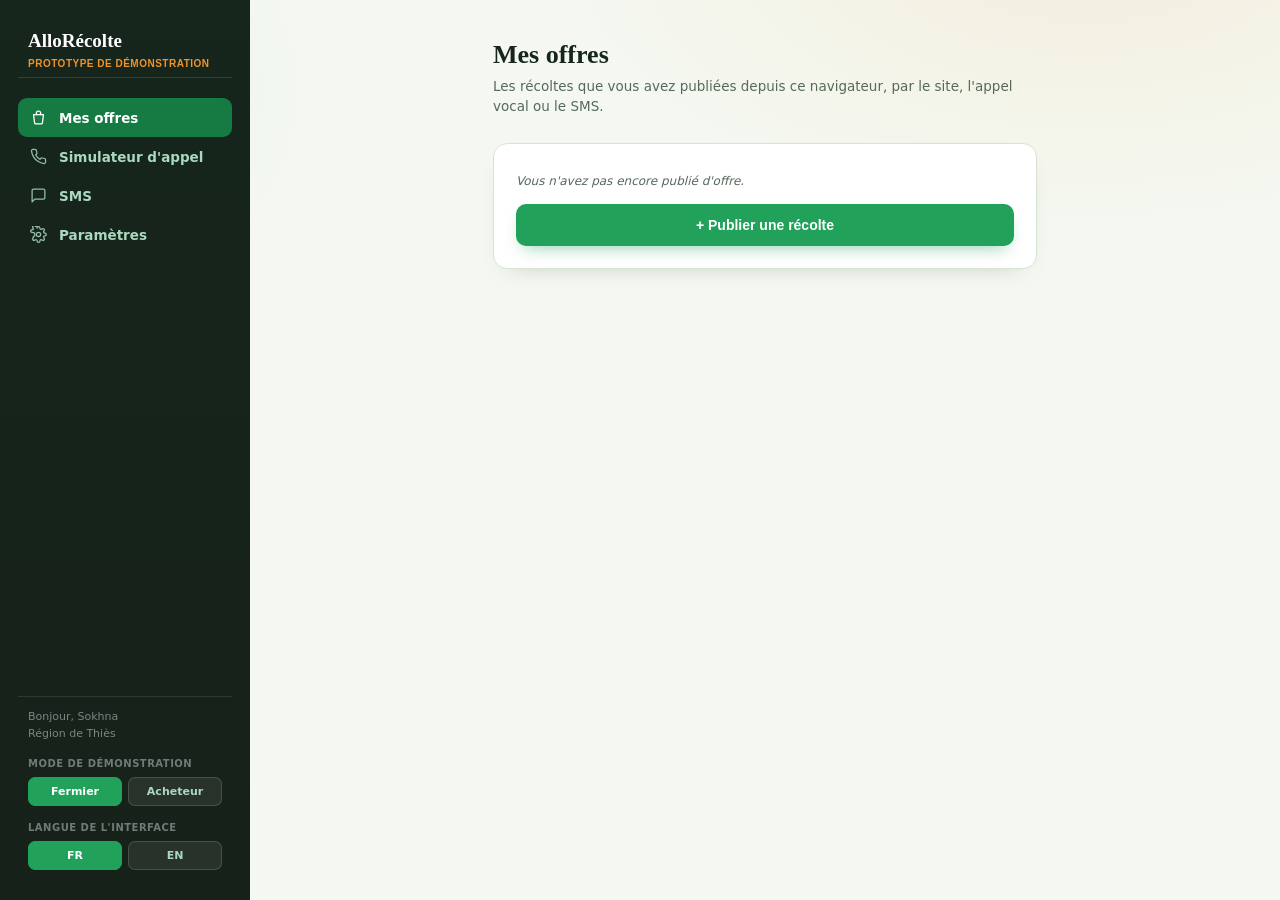
<file: index.html>
<!doctype html>
<html lang="fr">
<head>
<meta charset="utf-8">
<meta name="viewport" content="width=device-width, initial-scale=1">
<title>AlloRécolte — Catalogue</title>
<link rel="stylesheet" href="css/style.css">
<link rel="manifest" href="manifest.json">
<meta name="theme-color" content="#21A15A">
<link rel="apple-touch-icon" href="icons/icon-192.png">
</head>
<body>

<div class="app">

  <button type="button" class="hamburger-btn" id="hamburger-btn" aria-label="Menu" aria-controls="sidebar" aria-expanded="false">
    <svg width="20" height="20" viewBox="0 0 24 24" fill="none" stroke="currentColor" stroke-width="2" stroke-linecap="round"><line x1="3" y1="6" x2="21" y2="6"></line><line x1="3" y1="12" x2="21" y2="12"></line><line x1="3" y1="18" x2="21" y2="18"></line></svg>
  </button>
  <div class="nav-overlay" id="nav-overlay"></div>

  <aside class="sidebar" id="sidebar">
    <div class="brand">AlloRécolte<span class="tag" data-i18n="sidebar.tag">Prototype de démonstration</span></div>
    <nav>
      <a href="index.html" class="nav-item active" data-role="acheteur">
        <svg width="17" height="17" viewBox="0 0 24 24" fill="none" stroke="currentColor" stroke-width="1.8" stroke-linecap="round" stroke-linejoin="round"><rect x="3" y="3" width="8" height="8" rx="1.5"></rect><rect x="13" y="3" width="8" height="8" rx="1.5"></rect><rect x="3" y="13" width="8" height="8" rx="1.5"></rect><rect x="13" y="13" width="8" height="8" rx="1.5"></rect></svg>
        <span data-i18n="nav.catalogue">Catalogue</span>
      </a>
      <a href="mes-offres.html" class="nav-item" data-role="fermier">
        <svg width="17" height="17" viewBox="0 0 24 24" fill="none" stroke="currentColor" stroke-width="1.8" stroke-linecap="round" stroke-linejoin="round"><path d="M5 8h14l-1.4 11.2a2 2 0 0 1-2 1.8H8.4a2 2 0 0 1-2-1.8L5 8z"></path><path d="M9 8V6a3 3 0 0 1 6 0v2"></path></svg>
        <span data-i18n="nav.mesOffres">Mes offres</span>
      </a>
      <a href="appel.html" class="nav-item" data-role="fermier">
        <svg width="17" height="17" viewBox="0 0 24 24" fill="none" stroke="currentColor" stroke-width="1.8" stroke-linecap="round" stroke-linejoin="round"><path d="M22 16.9v3a2 2 0 0 1-2.2 2 19.8 19.8 0 0 1-8.6-3.1 19.5 19.5 0 0 1-6-6 19.8 19.8 0 0 1-3.1-8.7A2 2 0 0 1 4.1 2h3a2 2 0 0 1 2 1.7c.1.9.3 1.8.6 2.7a2 2 0 0 1-.4 2.1L8 9.9a16 16 0 0 0 6 6l1.4-1.4a2 2 0 0 1 2.1-.4c.9.3 1.8.5 2.7.6a2 2 0 0 1 1.8 2.1z"></path></svg>
        <span data-i18n="nav.appel">Simulateur d'appel</span>
      </a>
      <a href="sms.html" class="nav-item" data-role="fermier">
        <svg width="17" height="17" viewBox="0 0 24 24" fill="none" stroke="currentColor" stroke-width="1.8" stroke-linecap="round" stroke-linejoin="round"><path d="M21 15a2 2 0 0 1-2 2H7l-4 4V5a2 2 0 0 1 2-2h14a2 2 0 0 1 2 2z"></path></svg>
        <span data-i18n="nav.sms">SMS</span>
      </a>
      <a href="acheteur.html" class="nav-item" data-role="acheteur">
        <svg width="17" height="17" viewBox="0 0 24 24" fill="none" stroke="currentColor" stroke-width="1.8" stroke-linecap="round" stroke-linejoin="round"><path d="M3 3v18h18"></path><rect x="7" y="12" width="3" height="6"></rect><rect x="12" y="8" width="3" height="10"></rect><rect x="17" y="5" width="3" height="13"></rect></svg>
        <span data-i18n="nav.acheteur">Suivi des commandes</span>
      </a>
      <a href="parametres.html" class="nav-item">
        <svg width="17" height="17" viewBox="0 0 24 24" fill="none" stroke="currentColor" stroke-width="1.8" stroke-linecap="round" stroke-linejoin="round"><circle cx="12" cy="12" r="3"></circle><path d="M19.4 15a1.65 1.65 0 0 0 .33 1.82l.06.06a2 2 0 1 1-2.83 2.83l-.06-.06a1.65 1.65 0 0 0-1.82-.33 1.65 1.65 0 0 0-1 1.51V21a2 2 0 0 1-4 0v-.09A1.65 1.65 0 0 0 9 19.4a1.65 1.65 0 0 0-1.82.33l-.06.06a2 2 0 1 1-2.83-2.83l.06-.06a1.65 1.65 0 0 0 .33-1.82A1.65 1.65 0 0 0 3 9.09H3a2 2 0 0 1 0-4h.09A1.65 1.65 0 0 0 4.6 4.6a1.65 1.65 0 0 0-.33-1.82l-.06-.06a2 2 0 1 1 2.83-2.83l.06.06a1.65 1.65 0 0 0 1.82.33H9a1.65 1.65 0 0 0 1-1.51V3a2 2 0 0 1 4 0v.09a1.65 1.65 0 0 0 1 1.51 1.65 1.65 0 0 0 1.82-.33l.06-.06a2 2 0 1 1 2.83 2.83l-.06.06a1.65 1.65 0 0 0-.33 1.82V9a1.65 1.65 0 0 0 1.51 1H21a2 2 0 0 1 0 4h-.09a1.65 1.65 0 0 0-1.51 1z"></path></svg>
        <span data-i18n="nav.parametres">Paramètres</span>
      </a>
    </nav>
    <div class="sidebar-foot"><span data-i18n="sidebar.hello">Bonjour, Mahy</span><br><span data-i18n="sidebar.province">Région de Thiès</span><div class="lang-switch-wrap"><div class="lang-label" data-i18n="role.label">Mode de démonstration</div><div class="lang-switch"><button type="button" data-role="fermier" data-i18n="role.fermier">Fermier</button><button type="button" data-role="acheteur" data-i18n="role.acheteur">Acheteur</button></div></div><div class="lang-switch-wrap"><div class="lang-label" data-i18n="lang.label">Langue de l'interface</div><div class="lang-switch"><button type="button" data-lang="fr">FR</button><button type="button" data-lang="en">EN</button></div></div></div>
  </aside>

  <main class="main">
    <div class="main-inner">

      <div class="hero">
        <div class="eyebrow" data-i18n="hero.eyebrow">Site & application fermier</div>
        <h1 data-i18n="hero.title">Le marché du jour, en un coup d'œil</h1>
        <p data-i18n="hero.text">Consultez les prix de vos cultures, publiez une récolte disponible, et soyez notifié dès qu'un acheteur correspond à votre offre.</p>
      </div>

      <div>
        <h2 style="font-size:17px; margin:0 0 4px;" data-i18n="catalog.title">Prix du jour</h2>
        <p class="helper" style="margin:0 0 2px;" data-i18n="catalog.subtitle">Données de démonstration, à connecter à un vrai flux de prix de marché.</p>
        <p class="helper" style="margin:0 0 14px;" data-i18n="catalog.hint">Cliquez sur un produit pour voir les offres disponibles et comparer les fermiers.</p>
        <div class="catalog-search">
          <input type="search" id="catalog-search" data-i18n-placeholder="catalog.searchPlaceholder" placeholder="Rechercher un produit…">
        </div>
        <div id="catalog" class="catalog-grid"></div>
        <div id="catalog-empty" class="card helper" style="display:none; text-align:center;" data-i18n="catalog.noResults">Aucun produit ne correspond à votre recherche.</div>
      </div>

    </div>
  </main>

</div>

<script src="js/db.js"></script>
<script src="js/icons.js"></script>
<script src="js/site-i18n.js"></script>
<script src="js/app.js"></script>
<script src="js/pwa.js"></script>
</body>
</html>
</file>
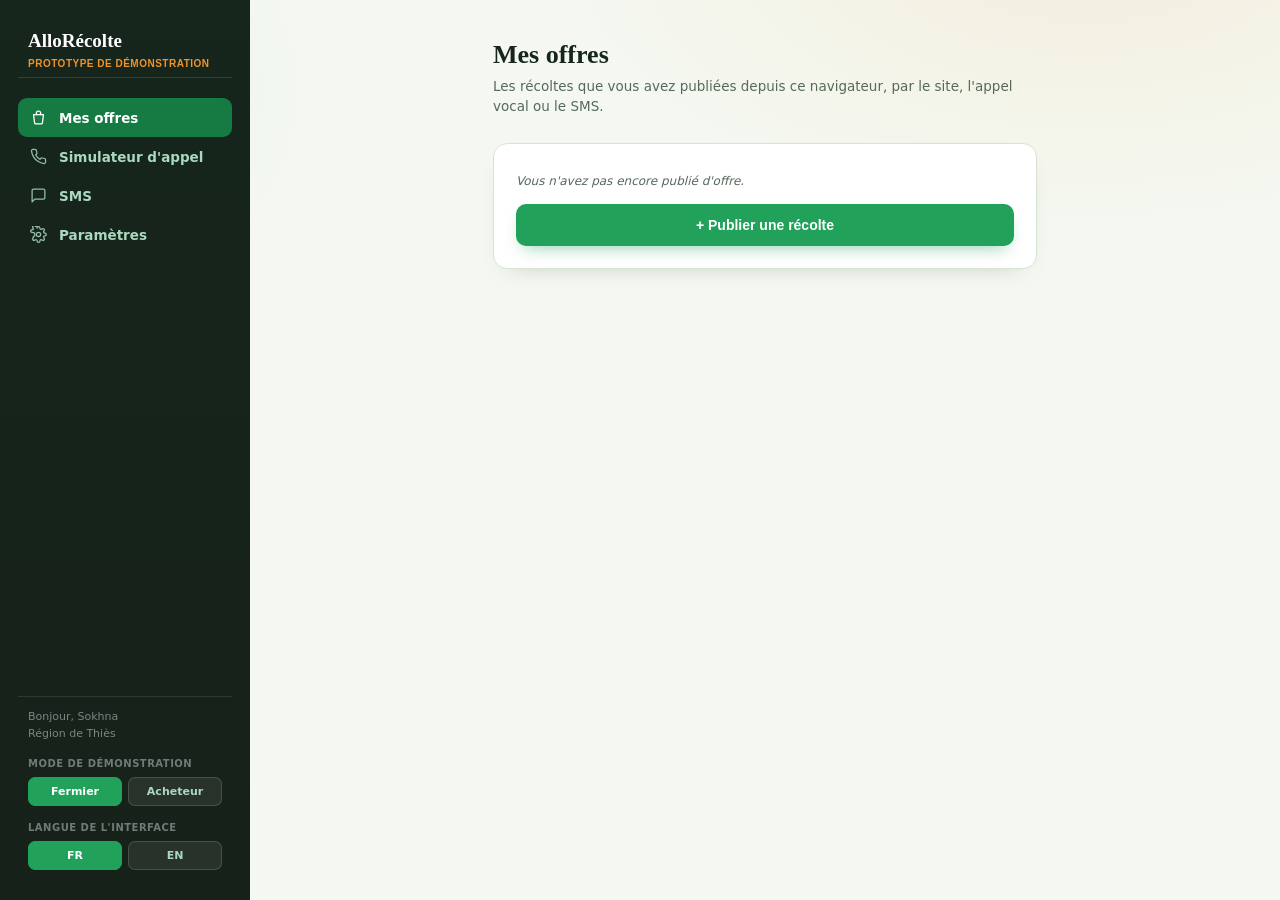
<file: acheteur.html>
<!doctype html>
<html lang="fr">
<head>
<meta charset="utf-8">
<meta name="viewport" content="width=device-width, initial-scale=1">
<title>AlloRécolte — Suivi des commandes</title>
<link rel="stylesheet" href="css/style.css">
<link rel="manifest" href="manifest.json">
<meta name="theme-color" content="#21A15A">
<link rel="apple-touch-icon" href="icons/icon-192.png">
</head>
<body>

<div class="app">

  <button type="button" class="hamburger-btn" id="hamburger-btn" aria-label="Menu" aria-controls="sidebar" aria-expanded="false">
    <svg width="20" height="20" viewBox="0 0 24 24" fill="none" stroke="currentColor" stroke-width="2" stroke-linecap="round"><line x1="3" y1="6" x2="21" y2="6"></line><line x1="3" y1="12" x2="21" y2="12"></line><line x1="3" y1="18" x2="21" y2="18"></line></svg>
  </button>
  <div class="nav-overlay" id="nav-overlay"></div>

  <aside class="sidebar" id="sidebar">
    <div class="brand">AlloRécolte<span class="tag" data-i18n="sidebar.tag">Prototype de démonstration</span></div>
    <nav>
      <a href="index.html" class="nav-item" data-role="acheteur">
        <svg width="17" height="17" viewBox="0 0 24 24" fill="none" stroke="currentColor" stroke-width="1.8" stroke-linecap="round" stroke-linejoin="round"><rect x="3" y="3" width="8" height="8" rx="1.5"></rect><rect x="13" y="3" width="8" height="8" rx="1.5"></rect><rect x="3" y="13" width="8" height="8" rx="1.5"></rect><rect x="13" y="13" width="8" height="8" rx="1.5"></rect></svg>
        <span data-i18n="nav.catalogue">Catalogue</span>
      </a>
      <a href="mes-offres.html" class="nav-item" data-role="fermier">
        <svg width="17" height="17" viewBox="0 0 24 24" fill="none" stroke="currentColor" stroke-width="1.8" stroke-linecap="round" stroke-linejoin="round"><path d="M5 8h14l-1.4 11.2a2 2 0 0 1-2 1.8H8.4a2 2 0 0 1-2-1.8L5 8z"></path><path d="M9 8V6a3 3 0 0 1 6 0v2"></path></svg>
        <span data-i18n="nav.mesOffres">Mes offres</span>
      </a>
      <a href="appel.html" class="nav-item" data-role="fermier">
        <svg width="17" height="17" viewBox="0 0 24 24" fill="none" stroke="currentColor" stroke-width="1.8" stroke-linecap="round" stroke-linejoin="round"><path d="M22 16.9v3a2 2 0 0 1-2.2 2 19.8 19.8 0 0 1-8.6-3.1 19.5 19.5 0 0 1-6-6 19.8 19.8 0 0 1-3.1-8.7A2 2 0 0 1 4.1 2h3a2 2 0 0 1 2 1.7c.1.9.3 1.8.6 2.7a2 2 0 0 1-.4 2.1L8 9.9a16 16 0 0 0 6 6l1.4-1.4a2 2 0 0 1 2.1-.4c.9.3 1.8.5 2.7.6a2 2 0 0 1 1.8 2.1z"></path></svg>
        <span data-i18n="nav.appel">Simulateur d'appel</span>
      </a>
      <a href="sms.html" class="nav-item" data-role="fermier">
        <svg width="17" height="17" viewBox="0 0 24 24" fill="none" stroke="currentColor" stroke-width="1.8" stroke-linecap="round" stroke-linejoin="round"><path d="M21 15a2 2 0 0 1-2 2H7l-4 4V5a2 2 0 0 1 2-2h14a2 2 0 0 1 2 2z"></path></svg>
        <span data-i18n="nav.sms">SMS</span>
      </a>
      <a href="acheteur.html" class="nav-item active" data-role="acheteur">
        <svg width="17" height="17" viewBox="0 0 24 24" fill="none" stroke="currentColor" stroke-width="1.8" stroke-linecap="round" stroke-linejoin="round"><path d="M3 3v18h18"></path><rect x="7" y="12" width="3" height="6"></rect><rect x="12" y="8" width="3" height="10"></rect><rect x="17" y="5" width="3" height="13"></rect></svg>
        <span data-i18n="nav.acheteur">Suivi des commandes</span>
      </a>
      <a href="parametres.html" class="nav-item">
        <svg width="17" height="17" viewBox="0 0 24 24" fill="none" stroke="currentColor" stroke-width="1.8" stroke-linecap="round" stroke-linejoin="round"><circle cx="12" cy="12" r="3"></circle><path d="M19.4 15a1.65 1.65 0 0 0 .33 1.82l.06.06a2 2 0 1 1-2.83 2.83l-.06-.06a1.65 1.65 0 0 0-1.82-.33 1.65 1.65 0 0 0-1 1.51V21a2 2 0 0 1-4 0v-.09A1.65 1.65 0 0 0 9 19.4a1.65 1.65 0 0 0-1.82.33l-.06.06a2 2 0 1 1-2.83-2.83l.06-.06a1.65 1.65 0 0 0 .33-1.82A1.65 1.65 0 0 0 3 9.09H3a2 2 0 0 1 0-4h.09A1.65 1.65 0 0 0 4.6 4.6a1.65 1.65 0 0 0-.33-1.82l-.06-.06a2 2 0 1 1 2.83-2.83l.06.06a1.65 1.65 0 0 0 1.82.33H9a1.65 1.65 0 0 0 1-1.51V3a2 2 0 0 1 4 0v.09a1.65 1.65 0 0 0 1 1.51 1.65 1.65 0 0 0 1.82-.33l.06-.06a2 2 0 1 1 2.83 2.83l-.06.06a1.65 1.65 0 0 0-.33 1.82V9a1.65 1.65 0 0 0 1.51 1H21a2 2 0 0 1 0 4h-.09a1.65 1.65 0 0 0-1.51 1z"></path></svg>
        <span data-i18n="nav.parametres">Paramètres</span>
      </a>
    </nav>
    <div class="sidebar-foot"><span data-i18n="sidebar.hello">Bonjour, Sokhna</span><br><span data-i18n="sidebar.province">Région de Thiès</span><div class="lang-switch-wrap"><div class="lang-label" data-i18n="role.label">Mode de démonstration</div><div class="lang-switch"><button type="button" data-role="fermier" data-i18n="role.fermier">Fermier</button><button type="button" data-role="acheteur" data-i18n="role.acheteur">Acheteur</button></div></div><div class="lang-switch-wrap"><div class="lang-label" data-i18n="lang.label">Langue de l'interface</div><div class="lang-switch"><button type="button" data-lang="fr">FR</button><button type="button" data-lang="en">EN</button></div></div></div>
  </aside>

  <main class="main">
    <div class="main-inner">

      <div class="page-head">
        <h1 data-i18n="suivi.title">Suivi des commandes</h1>
        <p data-i18n="suivi.subtitle">Les fermiers que vous avez contactés — depuis le catalogue, quel que soit leur canal (appel, SMS ou site/app) — et où en est chaque échange.</p>
      </div>

      <div class="stat-grid">
        <div class="stat-card"><div class="label" data-i18n="stat.total">Offres suivies</div><div class="value" id="stat-total">0</div></div>
        <div class="stat-card"><div class="label" data-i18n="stat.deals">Transactions convenues</div><div class="value" id="stat-deals" style="color:var(--accent-dark);">0</div></div>
        <div class="stat-card"><div class="label" data-i18n="stat.inProgress">En discussion</div><div class="value" id="stat-inprogress" style="color:var(--gold);">0</div></div>
      </div>

      <div id="status-legend-wrap"></div>

      <div>
        <div id="suivi-capped-notice" class="helper" style="display:none; margin-bottom:10px;" data-i18n="suivi.cappedNotice">Les 20 échanges les plus récents sont affichés ici.</div>
        <div id="offers-list" style="display:flex; flex-direction:column; gap:14px;"></div>
        <div id="offers-empty" class="card helper" style="display:none; text-align:center;" data-i18n="suivi.empty">Vous n'avez contacté aucun fermier pour l'instant.</div>
        <a href="index.html" class="btn secondary block" style="margin-top:14px;" data-i18n="suivi.browseCatalog">Parcourir le catalogue</a>
      </div>

    </div>
  </main>

</div>

<script src="js/db.js"></script>
<script src="js/icons.js"></script>
<script src="js/site-i18n.js"></script>
<script src="js/acheteur.js"></script>
<script src="js/pwa.js"></script>
</body>
</html>
</file>
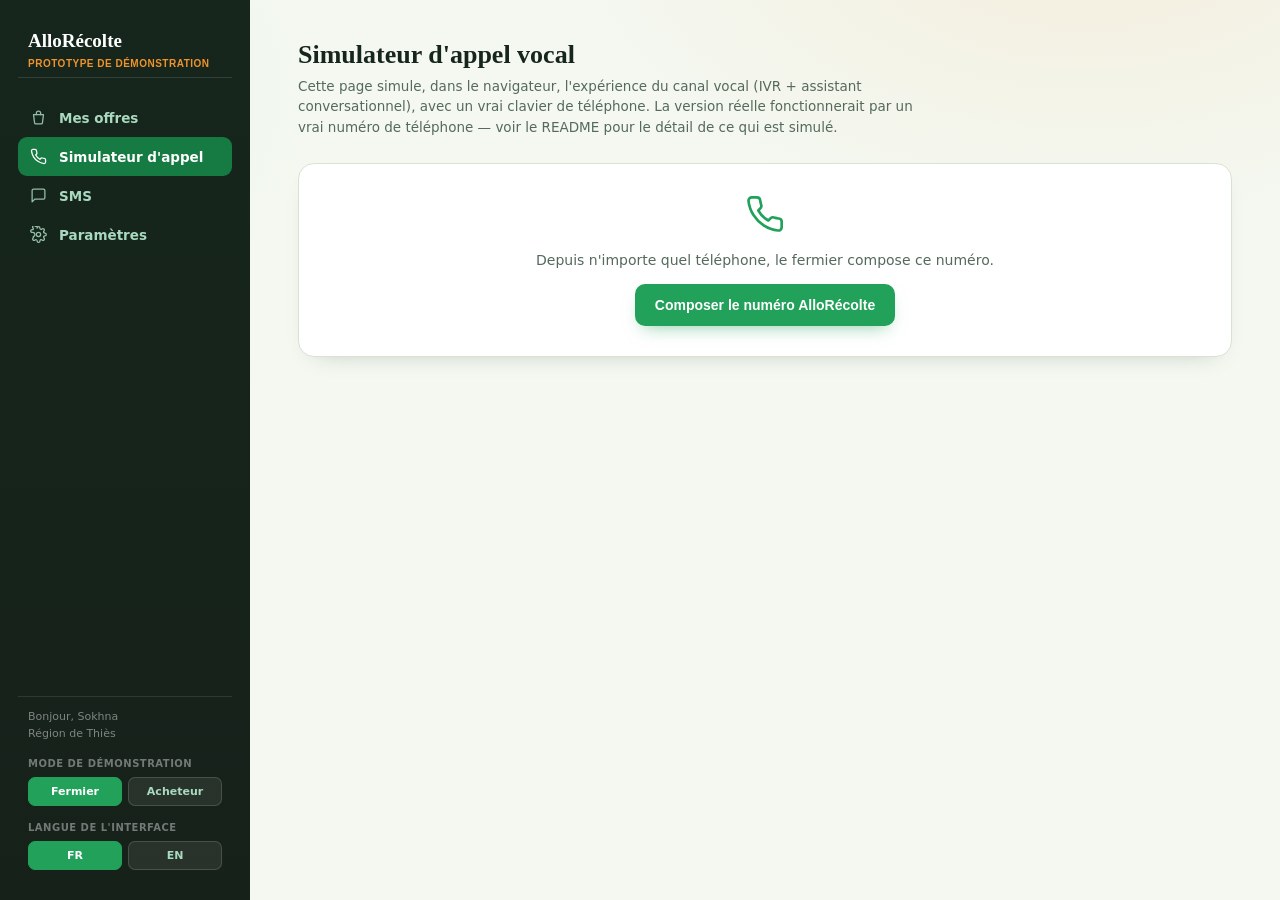
<file: appel.html>
<!doctype html>
<html lang="fr">
<head>
<meta charset="utf-8">
<meta name="viewport" content="width=device-width, initial-scale=1">
<title>AlloRécolte — Simulateur d'appel</title>
<link rel="stylesheet" href="css/style.css">
<link rel="manifest" href="manifest.json">
<meta name="theme-color" content="#21A15A">
<link rel="apple-touch-icon" href="icons/icon-192.png">
</head>
<body>

<div class="app">

  <button type="button" class="hamburger-btn" id="hamburger-btn" aria-label="Menu" aria-controls="sidebar" aria-expanded="false">
    <svg width="20" height="20" viewBox="0 0 24 24" fill="none" stroke="currentColor" stroke-width="2" stroke-linecap="round"><line x1="3" y1="6" x2="21" y2="6"></line><line x1="3" y1="12" x2="21" y2="12"></line><line x1="3" y1="18" x2="21" y2="18"></line></svg>
  </button>
  <div class="nav-overlay" id="nav-overlay"></div>

  <aside class="sidebar" id="sidebar">
    <div class="brand">AlloRécolte<span class="tag" data-i18n="sidebar.tag">Prototype de démonstration</span></div>
    <nav>
      <a href="index.html" class="nav-item" data-role="acheteur">
        <svg width="17" height="17" viewBox="0 0 24 24" fill="none" stroke="currentColor" stroke-width="1.8" stroke-linecap="round" stroke-linejoin="round"><rect x="3" y="3" width="8" height="8" rx="1.5"></rect><rect x="13" y="3" width="8" height="8" rx="1.5"></rect><rect x="3" y="13" width="8" height="8" rx="1.5"></rect><rect x="13" y="13" width="8" height="8" rx="1.5"></rect></svg>
        <span data-i18n="nav.catalogue">Catalogue</span>
      </a>
      <a href="mes-offres.html" class="nav-item" data-role="fermier">
        <svg width="17" height="17" viewBox="0 0 24 24" fill="none" stroke="currentColor" stroke-width="1.8" stroke-linecap="round" stroke-linejoin="round"><path d="M5 8h14l-1.4 11.2a2 2 0 0 1-2 1.8H8.4a2 2 0 0 1-2-1.8L5 8z"></path><path d="M9 8V6a3 3 0 0 1 6 0v2"></path></svg>
        <span data-i18n="nav.mesOffres">Mes offres</span>
      </a>
      <a href="appel.html" class="nav-item active" data-role="fermier">
        <svg width="17" height="17" viewBox="0 0 24 24" fill="none" stroke="currentColor" stroke-width="1.8" stroke-linecap="round" stroke-linejoin="round"><path d="M22 16.9v3a2 2 0 0 1-2.2 2 19.8 19.8 0 0 1-8.6-3.1 19.5 19.5 0 0 1-6-6 19.8 19.8 0 0 1-3.1-8.7A2 2 0 0 1 4.1 2h3a2 2 0 0 1 2 1.7c.1.9.3 1.8.6 2.7a2 2 0 0 1-.4 2.1L8 9.9a16 16 0 0 0 6 6l1.4-1.4a2 2 0 0 1 2.1-.4c.9.3 1.8.5 2.7.6a2 2 0 0 1 1.8 2.1z"></path></svg>
        <span data-i18n="nav.appel">Simulateur d'appel</span>
      </a>
      <a href="sms.html" class="nav-item" data-role="fermier">
        <svg width="17" height="17" viewBox="0 0 24 24" fill="none" stroke="currentColor" stroke-width="1.8" stroke-linecap="round" stroke-linejoin="round"><path d="M21 15a2 2 0 0 1-2 2H7l-4 4V5a2 2 0 0 1 2-2h14a2 2 0 0 1 2 2z"></path></svg>
        <span data-i18n="nav.sms">SMS</span>
      </a>
      <a href="acheteur.html" class="nav-item" data-role="acheteur">
        <svg width="17" height="17" viewBox="0 0 24 24" fill="none" stroke="currentColor" stroke-width="1.8" stroke-linecap="round" stroke-linejoin="round"><path d="M3 3v18h18"></path><rect x="7" y="12" width="3" height="6"></rect><rect x="12" y="8" width="3" height="10"></rect><rect x="17" y="5" width="3" height="13"></rect></svg>
        <span data-i18n="nav.acheteur">Suivi des commandes</span>
      </a>
      <a href="parametres.html" class="nav-item">
        <svg width="17" height="17" viewBox="0 0 24 24" fill="none" stroke="currentColor" stroke-width="1.8" stroke-linecap="round" stroke-linejoin="round"><circle cx="12" cy="12" r="3"></circle><path d="M19.4 15a1.65 1.65 0 0 0 .33 1.82l.06.06a2 2 0 1 1-2.83 2.83l-.06-.06a1.65 1.65 0 0 0-1.82-.33 1.65 1.65 0 0 0-1 1.51V21a2 2 0 0 1-4 0v-.09A1.65 1.65 0 0 0 9 19.4a1.65 1.65 0 0 0-1.82.33l-.06.06a2 2 0 1 1-2.83-2.83l.06-.06a1.65 1.65 0 0 0 .33-1.82A1.65 1.65 0 0 0 3 9.09H3a2 2 0 0 1 0-4h.09A1.65 1.65 0 0 0 4.6 4.6a1.65 1.65 0 0 0-.33-1.82l-.06-.06a2 2 0 1 1 2.83-2.83l.06.06a1.65 1.65 0 0 0 1.82.33H9a1.65 1.65 0 0 0 1-1.51V3a2 2 0 0 1 4 0v.09a1.65 1.65 0 0 0 1 1.51 1.65 1.65 0 0 0 1.82-.33l.06-.06a2 2 0 1 1 2.83 2.83l-.06.06a1.65 1.65 0 0 0-.33 1.82V9a1.65 1.65 0 0 0 1.51 1H21a2 2 0 0 1 0 4h-.09a1.65 1.65 0 0 0-1.51 1z"></path></svg>
        <span data-i18n="nav.parametres">Paramètres</span>
      </a>
    </nav>
    <div class="sidebar-foot"><span data-i18n="sidebar.hello">Bonjour, Sokhna</span><br><span data-i18n="sidebar.province">Région de Thiès</span><div class="lang-switch-wrap"><div class="lang-label" data-i18n="role.label">Mode de démonstration</div><div class="lang-switch"><button type="button" data-role="fermier" data-i18n="role.fermier">Fermier</button><button type="button" data-role="acheteur" data-i18n="role.acheteur">Acheteur</button></div></div><div class="lang-switch-wrap"><div class="lang-label" data-i18n="lang.label">Langue de l'interface</div><div class="lang-switch"><button type="button" data-lang="fr">FR</button><button type="button" data-lang="en">EN</button></div></div></div>
  </aside>

  <main class="main">
    <div class="main-inner">

      <div class="page-head">
        <h1 data-i18n="appel.title">Simulateur d'appel vocal</h1>
        <p data-i18n="appel.subtitle">Cette page simule, dans le navigateur, l'expérience du canal vocal (IVR + assistant conversationnel), avec un vrai clavier de téléphone. La version réelle fonctionnerait par un vrai numéro de téléphone — voir le README pour le détail de ce qui est simulé.</p>
      </div>

      <div id="lang-warning" class="helper" style="display:none; background:var(--bg-gold); color:var(--gold); padding:10px 14px; border-radius:8px; font-style:normal; font-weight:700;">
        Textes en wolof générés automatiquement pour cette démo — à faire relire par un locuteur natif avant toute utilisation réelle.
      </div>

      <div id="call-idle" class="call-visual">
        <svg width="40" height="40" viewBox="0 0 24 24" fill="none" stroke="#21A15A" stroke-width="1.6" stroke-linecap="round" stroke-linejoin="round" style="margin:0 auto 14px;">
          <path d="M22 16.9v3a2 2 0 0 1-2.2 2 19.8 19.8 0 0 1-8.6-3.1 19.5 19.5 0 0 1-6-6 19.8 19.8 0 0 1-3.1-8.7A2 2 0 0 1 4.1 2h3a2 2 0 0 1 2 1.7c.1.9.3 1.8.6 2.7a2 2 0 0 1-.4 2.1L8 9.9a16 16 0 0 0 6 6l1.4-1.4a2 2 0 0 1 2.1-.4c.9.3 1.8.5 2.7.6a2 2 0 0 1 1.8 2.1z"></path>
        </svg>
        <div style="font-size:14px; color:var(--soft); margin-bottom:16px;" data-i18n="appel.idleText">Depuis n'importe quel téléphone, le fermier compose ce numéro.</div>
        <button id="start-call" class="btn" data-i18n="appel.start">Composer le numéro AlloRécolte</button>
      </div>

      <div id="call-active" class="call-layout" style="display:none;">

        <div class="card">
          <div id="transcript" class="transcript"></div>
          <div style="display:flex; gap:8px; margin-top:14px;">
            <input id="user-input" type="text" placeholder="Tapez votre question ou votre réponse…" data-i18n-placeholder="appel.inputPlaceholder" style="flex:1; border:1px solid var(--line); border-radius:8px; padding:11px 13px; font-size:14px; font-family:inherit;">
            <button id="mic-btn" class="btn secondary" style="display:none;" title="Parler">
              <svg width="15" height="15" viewBox="0 0 24 24" fill="none" stroke="currentColor" stroke-width="2" stroke-linecap="round" stroke-linejoin="round">
                <rect x="9" y="2" width="6" height="12" rx="3"></rect>
                <path d="M5 10a7 7 0 0 0 14 0"></path>
                <line x1="12" y1="19" x2="12" y2="22"></line>
              </svg>
            </button>
            <button id="send-btn" class="btn" data-i18n="appel.send">Envoyer</button>
          </div>
          <div id="call-hint" class="helper" style="margin-top:10px;">Exemples à essayer : « prix du riz », « je veux vendre ma récolte ».</div>
        </div>

        <div class="keypad-panel">
          <div id="keypad-screen" class="keypad-screen">&nbsp;</div>
          <div class="keypad-grid">
            <button class="keypad-btn" data-key="1">1</button>
            <button class="keypad-btn" data-key="2">2<span class="letters">ABC</span></button>
            <button class="keypad-btn" data-key="3">3<span class="letters">DEF</span></button>
            <button class="keypad-btn" data-key="4">4<span class="letters">GHI</span></button>
            <button class="keypad-btn" data-key="5">5<span class="letters">JKL</span></button>
            <button class="keypad-btn" data-key="6">6<span class="letters">MNO</span></button>
            <button class="keypad-btn" data-key="7">7<span class="letters">PQRS</span></button>
            <button class="keypad-btn" data-key="8">8<span class="letters">TUV</span></button>
            <button class="keypad-btn" data-key="9">9<span class="letters">WXYZ</span></button>
            <button class="keypad-btn" data-key="*">*</button>
            <button class="keypad-btn" data-key="0">0</button>
            <button class="keypad-btn" data-key="#">#</button>
          </div>
          <div class="keypad-actions">
            <button id="sound-toggle" class="btn secondary">Son : activé</button>
            <button id="end-call" class="btn secondary" data-i18n="appel.end">Raccrocher</button>
          </div>
        </div>

      </div>

    </div>
  </main>

</div>

<script src="js/db.js"></script>
<script src="js/site-i18n.js"></script>
<script src="js/appel-i18n.js"></script>
<script src="js/appel.js"></script>
<script src="js/pwa.js"></script>
</body>
</html>
</file>
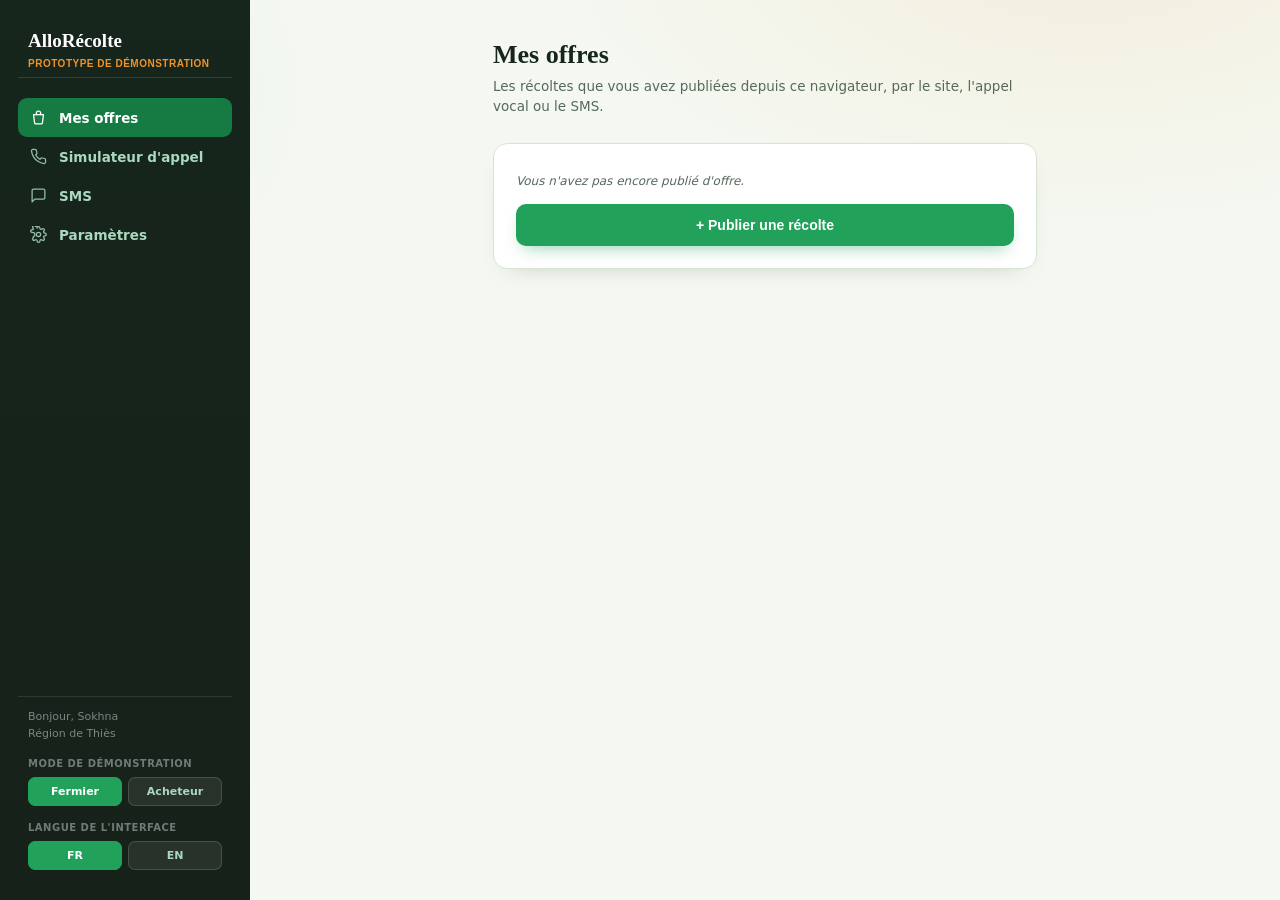
<file: mes-offres.html>
<!doctype html>
<html lang="fr">

<head>
  <meta charset="utf-8">
  <meta name="viewport" content="width=device-width, initial-scale=1">
  <title>AlloRécolte — Mes offres</title>
  <link rel="stylesheet" href="css/style.css">
  <link rel="manifest" href="manifest.json">
  <meta name="theme-color" content="#21A15A">
  <link rel="apple-touch-icon" href="icons/icon-192.png">
</head>

<body>

  <div class="app">

    <button type="button" class="hamburger-btn" id="hamburger-btn" aria-label="Menu" aria-controls="sidebar"
      aria-expanded="false">
      <svg width="20" height="20" viewBox="0 0 24 24" fill="none" stroke="currentColor" stroke-width="2"
        stroke-linecap="round">
        <line x1="3" y1="6" x2="21" y2="6"></line>
        <line x1="3" y1="12" x2="21" y2="12"></line>
        <line x1="3" y1="18" x2="21" y2="18"></line>
      </svg>
    </button>
    <div class="nav-overlay" id="nav-overlay"></div>

    <aside class="sidebar" id="sidebar">
      <div class="brand">AlloRécolte<span class="tag" data-i18n="sidebar.tag">Prototype de démonstration</span></div>
      <nav>
        <a href="index.html" class="nav-item" data-role="acheteur">
          <svg width="17" height="17" viewBox="0 0 24 24" fill="none" stroke="currentColor" stroke-width="1.8"
            stroke-linecap="round" stroke-linejoin="round">
            <rect x="3" y="3" width="8" height="8" rx="1.5"></rect>
            <rect x="13" y="3" width="8" height="8" rx="1.5"></rect>
            <rect x="3" y="13" width="8" height="8" rx="1.5"></rect>
            <rect x="13" y="13" width="8" height="8" rx="1.5"></rect>
          </svg>
          <span data-i18n="nav.catalogue">Catalogue</span>
        </a>
        <a href="mes-offres.html" class="nav-item active" data-role="fermier">
          <svg width="17" height="17" viewBox="0 0 24 24" fill="none" stroke="currentColor" stroke-width="1.8"
            stroke-linecap="round" stroke-linejoin="round">
            <path d="M5 8h14l-1.4 11.2a2 2 0 0 1-2 1.8H8.4a2 2 0 0 1-2-1.8L5 8z"></path>
            <path d="M9 8V6a3 3 0 0 1 6 0v2"></path>
          </svg>
          <span data-i18n="nav.mesOffres">Mes offres</span>
        </a>
        <a href="appel.html" class="nav-item" data-role="fermier">
          <svg width="17" height="17" viewBox="0 0 24 24" fill="none" stroke="currentColor" stroke-width="1.8"
            stroke-linecap="round" stroke-linejoin="round">
            <path
              d="M22 16.9v3a2 2 0 0 1-2.2 2 19.8 19.8 0 0 1-8.6-3.1 19.5 19.5 0 0 1-6-6 19.8 19.8 0 0 1-3.1-8.7A2 2 0 0 1 4.1 2h3a2 2 0 0 1 2 1.7c.1.9.3 1.8.6 2.7a2 2 0 0 1-.4 2.1L8 9.9a16 16 0 0 0 6 6l1.4-1.4a2 2 0 0 1 2.1-.4c.9.3 1.8.5 2.7.6a2 2 0 0 1 1.8 2.1z">
            </path>
          </svg>
          <span data-i18n="nav.appel">Simulateur d'appel</span>
        </a>
        <a href="sms.html" class="nav-item" data-role="fermier">
          <svg width="17" height="17" viewBox="0 0 24 24" fill="none" stroke="currentColor" stroke-width="1.8"
            stroke-linecap="round" stroke-linejoin="round">
            <path d="M21 15a2 2 0 0 1-2 2H7l-4 4V5a2 2 0 0 1 2-2h14a2 2 0 0 1 2 2z"></path>
          </svg>
          <span data-i18n="nav.sms">SMS</span>
        </a>
        <a href="acheteur.html" class="nav-item" data-role="acheteur">
          <svg width="17" height="17" viewBox="0 0 24 24" fill="none" stroke="currentColor" stroke-width="1.8"
            stroke-linecap="round" stroke-linejoin="round">
            <path d="M3 3v18h18"></path>
            <rect x="7" y="12" width="3" height="6"></rect>
            <rect x="12" y="8" width="3" height="10"></rect>
            <rect x="17" y="5" width="3" height="13"></rect>
          </svg>
          <span data-i18n="nav.acheteur">Suivi des commandes</span>
        </a>
        <a href="parametres.html" class="nav-item">
          <svg width="17" height="17" viewBox="0 0 24 24" fill="none" stroke="currentColor" stroke-width="1.8"
            stroke-linecap="round" stroke-linejoin="round">
            <circle cx="12" cy="12" r="3"></circle>
            <path
              d="M19.4 15a1.65 1.65 0 0 0 .33 1.82l.06.06a2 2 0 1 1-2.83 2.83l-.06-.06a1.65 1.65 0 0 0-1.82-.33 1.65 1.65 0 0 0-1 1.51V21a2 2 0 0 1-4 0v-.09A1.65 1.65 0 0 0 9 19.4a1.65 1.65 0 0 0-1.82.33l-.06.06a2 2 0 1 1-2.83-2.83l.06-.06a1.65 1.65 0 0 0 .33-1.82A1.65 1.65 0 0 0 3 9.09H3a2 2 0 0 1 0-4h.09A1.65 1.65 0 0 0 4.6 4.6a1.65 1.65 0 0 0-.33-1.82l-.06-.06a2 2 0 1 1 2.83-2.83l.06.06a1.65 1.65 0 0 0 1.82.33H9a1.65 1.65 0 0 0 1-1.51V3a2 2 0 0 1 4 0v.09a1.65 1.65 0 0 0 1 1.51 1.65 1.65 0 0 0 1.82-.33l.06-.06a2 2 0 1 1 2.83 2.83l-.06.06a1.65 1.65 0 0 0-.33 1.82V9a1.65 1.65 0 0 0 1.51 1H21a2 2 0 0 1 0 4h-.09a1.65 1.65 0 0 0-1.51 1z">
            </path>
          </svg>
          <span data-i18n="nav.parametres">Paramètres</span>
        </a>
      </nav>
      <div class="sidebar-foot"><span data-i18n="sidebar.hello">Bonjour, Sokhna</span><br><span
          data-i18n="sidebar.province">Région de Thiès</span>
        <div class="lang-switch-wrap">
          <div class="lang-label" data-i18n="role.label">Mode de démonstration</div>
          <div class="lang-switch"><button type="button" data-role="fermier"
              data-i18n="role.fermier">Fermier</button><button type="button" data-role="acheteur"
              data-i18n="role.acheteur">Acheteur</button></div>
        </div>
        <div class="lang-switch-wrap">
          <div class="lang-label" data-i18n="lang.label">Langue de l'interface</div>
          <div class="lang-switch"><button type="button" data-lang="fr">FR</button><button type="button"
              data-lang="en">EN</button></div>
        </div>
      </div>
    </aside>

    <main class="main">
      <div class="main-inner" style="max-width:640px;">

        <div class="page-head">
          <h1 data-i18n="myoffers.title">Mes offres</h1>
          <p data-i18n="mesoffres.subtitle">Les récoltes que vous avez publiées depuis ce navigateur, par le site,
            l'appel vocal ou le SMS.</p>
        </div>

        <div class="card">
          <div id="my-offers"></div>
          <div id="my-offers-empty" class="helper" style="margin-top:8px;" data-i18n="myoffers.empty">Vous n'avez pas
            encore publié d'offre.</div>
          <button type="button" id="toggle-publish" class="btn block" style="margin-top:16px;" data-i18n="btn.publish">+
            Publier une récolte</button>
        </div>

        <!-- Formulaire de publication, repris de l'ancienne page offre.html :
           il n'y a plus de page séparée "Publier une récolte" dans le menu,
           le formulaire s'ouvre directement ici, sous la liste des offres,
           pour éviter d'avoir deux entrées de menu qui se recoupaient. -->
        <div id="publish-section" class="card" style="display:none; margin-top:16px;">

          <div class="page-head" style="margin-bottom:14px;">
            <h2 style="font-size:16px; margin:0 0 4px;" data-i18n="offre.title">Publier une récolte</h2>
            <p class="helper" style="margin:0;" data-i18n="offre.subtitle">Les acheteurs correspondant à votre offre
              seront notifiés automatiquement, quel que soit leur canal.</p>
          </div>

          <form id="offer-form" style="display:flex; flex-direction:column; gap:18px;">

            <div class="field">
              <label for="culture" data-i18n="field.culture">Culture</label>
              <select id="culture" required></select>
              <div id="culture-price-hint" class="helper" style="margin-top:4px; margin-bottom:0;"></div>
            </div>

            <div class="field">
              <label for="quantite" data-i18n="field.quantite">Quantité disponible (kg)</label>
              <input id="quantite" type="number" min="1" placeholder="ex. 40" required>
            </div>

            <div class="field">
              <label for="prix" data-i18n="field.prix">Prix souhaité (FCFA / kg)</label>
              <input id="prix" type="number" min="1" placeholder="ex. 380" required>
            </div>

            <div class="field">
              <label for="province" data-i18n="field.province">Région</label>
              <select id="province" required>
                <option>Dakar</option>
                <option>Diourbel</option>
                <option>Fatick</option>
                <option>Kaffrine</option>
                <option>Kaolack</option>
                <option>Kédougou</option>
                <option>Kolda</option>
                <option>Louga</option>
                <option>Matam</option>
                <option>Saint-Louis</option>
                <option>Sédhiou</option>
                <option>Tambacounda</option>
                <option>Thiès</option>
                <option>Ziguinchor</option>
              </select>
            </div>

            <div class="field">
              <label data-i18n="field.photo">Photo de la récolte (optionnel)</label>
              <label class="upload-box" id="upload-box">
                <input type="file" id="photo-input" accept="image/*">
                <svg width="24" height="24" viewBox="0 0 24 24" fill="none" stroke="#55695C" stroke-width="1.7"
                  stroke-linecap="round" stroke-linejoin="round">
                  <path d="M23 19a2 2 0 0 1-2 2H3a2 2 0 0 1-2-2V8a2 2 0 0 1 2-2h4l2-3h6l2 3h4a2 2 0 0 1 2 2z"></path>
                  <circle cx="12" cy="13" r="4"></circle>
                </svg>
                <div id="upload-label" style="font-size:13px; color:var(--soft);" data-i18n="upload.label">Cliquez pour
                  ajouter une photo depuis votre appareil</div>
              </label>
              <div id="preview-wrap" style="display:none;">
                <div class="upload-preview"><img id="preview-img" alt="Aperçu de la photo"></div>
                <button type="button" id="remove-photo" class="btn secondary"
                  style="margin-top:10px; padding:8px 14px; font-size:12px;" data-i18n="upload.remove">Retirer la
                  photo</button>
              </div>
            </div>

            <div class="helper" data-i18n="offre.helper">Les acheteurs correspondant à votre offre seront notifiés
              automatiquement.</div>

            <div style="display:flex; gap:10px;">
              <button type="submit" class="btn block" data-i18n="btn.submitOffer">Publier l'offre</button>
              <button type="button" id="cancel-publish" class="btn secondary" data-i18n="btn.cancel">Annuler</button>
            </div>
          </form>

          <div id="confirmation"
            style="display:none; text-align:center; margin-top:18px; padding-top:18px; border-top:1px solid var(--line);">
            <div style="font-size:15px; font-weight:700; color:var(--accent);" data-i18n="confirm.title">Offre publiée !
            </div>
            <div style="font-size:13px; color:var(--soft); margin-top:8px;" data-i18n="confirm.textInline">Elle vient
              d'être ajoutée à la liste ci-dessus, et les acheteurs pourront désormais la trouver dans le catalogue.
            </div>
          </div>

        </div>

      </div>
    </main>

  </div>

  <script src="js/db.js"></script>
  <script src="js/icons.js"></script>
  <script src="js/site-i18n.js"></script>
  <script src="js/mes-offres.js"></script>
  <script src="js/pwa.js"></script>
</body>

</html>
</file>
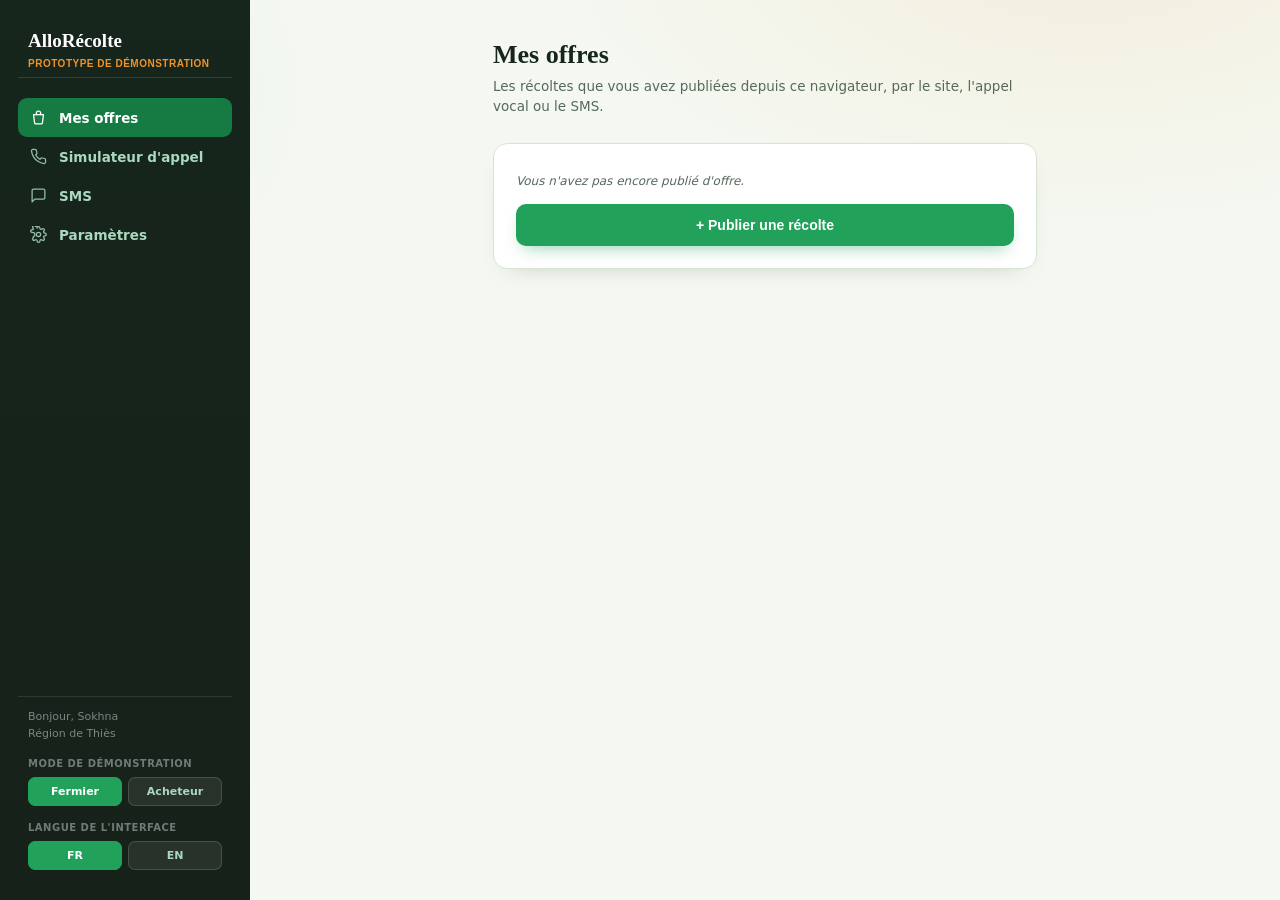
<file: offres.html>
<!doctype html>
<html lang="fr">
<head>
<meta charset="utf-8">
<meta name="viewport" content="width=device-width, initial-scale=1">
<title>AlloRécolte — Comparer les offres</title>
<link rel="stylesheet" href="css/style.css">
<link rel="manifest" href="manifest.json">
<meta name="theme-color" content="#21A15A">
<link rel="apple-touch-icon" href="icons/icon-192.png">
</head>
<body>

<div class="app">

  <button type="button" class="hamburger-btn" id="hamburger-btn" aria-label="Menu" aria-controls="sidebar" aria-expanded="false">
    <svg width="20" height="20" viewBox="0 0 24 24" fill="none" stroke="currentColor" stroke-width="2" stroke-linecap="round"><line x1="3" y1="6" x2="21" y2="6"></line><line x1="3" y1="12" x2="21" y2="12"></line><line x1="3" y1="18" x2="21" y2="18"></line></svg>
  </button>
  <div class="nav-overlay" id="nav-overlay"></div>

  <aside class="sidebar" id="sidebar">
    <div class="brand">AlloRécolte<span class="tag" data-i18n="sidebar.tag">Prototype de démonstration</span></div>
    <nav>
      <a href="index.html" class="nav-item active" data-role="acheteur">
        <svg width="17" height="17" viewBox="0 0 24 24" fill="none" stroke="currentColor" stroke-width="1.8" stroke-linecap="round" stroke-linejoin="round"><rect x="3" y="3" width="8" height="8" rx="1.5"></rect><rect x="13" y="3" width="8" height="8" rx="1.5"></rect><rect x="3" y="13" width="8" height="8" rx="1.5"></rect><rect x="13" y="13" width="8" height="8" rx="1.5"></rect></svg>
        <span data-i18n="nav.catalogue">Catalogue</span>
      </a>
      <a href="mes-offres.html" class="nav-item" data-role="fermier">
        <svg width="17" height="17" viewBox="0 0 24 24" fill="none" stroke="currentColor" stroke-width="1.8" stroke-linecap="round" stroke-linejoin="round"><path d="M5 8h14l-1.4 11.2a2 2 0 0 1-2 1.8H8.4a2 2 0 0 1-2-1.8L5 8z"></path><path d="M9 8V6a3 3 0 0 1 6 0v2"></path></svg>
        <span data-i18n="nav.mesOffres">Mes offres</span>
      </a>
      <a href="appel.html" class="nav-item" data-role="fermier">
        <svg width="17" height="17" viewBox="0 0 24 24" fill="none" stroke="currentColor" stroke-width="1.8" stroke-linecap="round" stroke-linejoin="round"><path d="M22 16.9v3a2 2 0 0 1-2.2 2 19.8 19.8 0 0 1-8.6-3.1 19.5 19.5 0 0 1-6-6 19.8 19.8 0 0 1-3.1-8.7A2 2 0 0 1 4.1 2h3a2 2 0 0 1 2 1.7c.1.9.3 1.8.6 2.7a2 2 0 0 1-.4 2.1L8 9.9a16 16 0 0 0 6 6l1.4-1.4a2 2 0 0 1 2.1-.4c.9.3 1.8.5 2.7.6a2 2 0 0 1 1.8 2.1z"></path></svg>
        <span data-i18n="nav.appel">Simulateur d'appel</span>
      </a>
      <a href="sms.html" class="nav-item" data-role="fermier">
        <svg width="17" height="17" viewBox="0 0 24 24" fill="none" stroke="currentColor" stroke-width="1.8" stroke-linecap="round" stroke-linejoin="round"><path d="M21 15a2 2 0 0 1-2 2H7l-4 4V5a2 2 0 0 1 2-2h14a2 2 0 0 1 2 2z"></path></svg>
        <span data-i18n="nav.sms">SMS</span>
      </a>
      <a href="acheteur.html" class="nav-item" data-role="acheteur">
        <svg width="17" height="17" viewBox="0 0 24 24" fill="none" stroke="currentColor" stroke-width="1.8" stroke-linecap="round" stroke-linejoin="round"><path d="M3 3v18h18"></path><rect x="7" y="12" width="3" height="6"></rect><rect x="12" y="8" width="3" height="10"></rect><rect x="17" y="5" width="3" height="13"></rect></svg>
        <span data-i18n="nav.acheteur">Suivi des commandes</span>
      </a>
      <a href="parametres.html" class="nav-item">
        <svg width="17" height="17" viewBox="0 0 24 24" fill="none" stroke="currentColor" stroke-width="1.8" stroke-linecap="round" stroke-linejoin="round"><circle cx="12" cy="12" r="3"></circle><path d="M19.4 15a1.65 1.65 0 0 0 .33 1.82l.06.06a2 2 0 1 1-2.83 2.83l-.06-.06a1.65 1.65 0 0 0-1.82-.33 1.65 1.65 0 0 0-1 1.51V21a2 2 0 0 1-4 0v-.09A1.65 1.65 0 0 0 9 19.4a1.65 1.65 0 0 0-1.82.33l-.06.06a2 2 0 1 1-2.83-2.83l.06-.06a1.65 1.65 0 0 0 .33-1.82A1.65 1.65 0 0 0 3 9.09H3a2 2 0 0 1 0-4h.09A1.65 1.65 0 0 0 4.6 4.6a1.65 1.65 0 0 0-.33-1.82l-.06-.06a2 2 0 1 1 2.83-2.83l.06.06a1.65 1.65 0 0 0 1.82.33H9a1.65 1.65 0 0 0 1-1.51V3a2 2 0 0 1 4 0v.09a1.65 1.65 0 0 0 1 1.51 1.65 1.65 0 0 0 1.82-.33l.06-.06a2 2 0 1 1 2.83 2.83l-.06.06a1.65 1.65 0 0 0-.33 1.82V9a1.65 1.65 0 0 0 1.51 1H21a2 2 0 0 1 0 4h-.09a1.65 1.65 0 0 0-1.51 1z"></path></svg>
        <span data-i18n="nav.parametres">Paramètres</span>
      </a>
    </nav>
    <div class="sidebar-foot"><span data-i18n="sidebar.hello">Bonjour, Mahy</span><br><span data-i18n="sidebar.province">Région de Thiès</span><div class="lang-switch-wrap"><div class="lang-label" data-i18n="role.label">Mode de démonstration</div><div class="lang-switch"><button type="button" data-role="fermier" data-i18n="role.fermier">Fermier</button><button type="button" data-role="acheteur" data-i18n="role.acheteur">Acheteur</button></div></div><div class="lang-switch-wrap"><div class="lang-label" data-i18n="lang.label">Langue de l'interface</div><div class="lang-switch"><button type="button" data-lang="fr">FR</button><button type="button" data-lang="en">EN</button></div></div></div>
  </aside>

  <main class="main">
    <div class="main-inner">

      <a href="index.html" id="back-link" class="helper" style="display:inline-block; margin-bottom:-6px;" data-i18n="offres.backCatalog">← Retour au catalogue</a>

      <div class="page-head" style="display:flex; align-items:center; gap:18px; flex-wrap:wrap;">
        <div class="td-photo" id="product-icon" style="width:64px; height:64px; border-radius:14px;"></div>
        <div>
          <h1 id="product-title" style="margin:0 0 4px;">—</h1>
          <p id="product-price-line" style="margin:0; font-size:13.5px; color:var(--soft);"></p>
        </div>
      </div>
      <p class="helper" data-i18n="offres.subtitle">Comparez les fermiers qui proposent ce produit : prix, quantité et localité.</p>

      <div id="offers-list" style="display:flex; flex-direction:column; gap:14px;"></div>
      <div id="offers-empty" class="card" style="display:none; text-align:center; color:var(--soft); font-size:13px;" data-i18n="offres.empty">
        Aucune offre pour ce produit pour l'instant.
      </div>

    </div>
  </main>

</div>

<script src="js/db.js"></script>
<script src="js/icons.js"></script>
<script src="js/site-i18n.js"></script>
<script src="js/offres.js"></script>
<script src="js/pwa.js"></script>
</body>
</html>
</file>
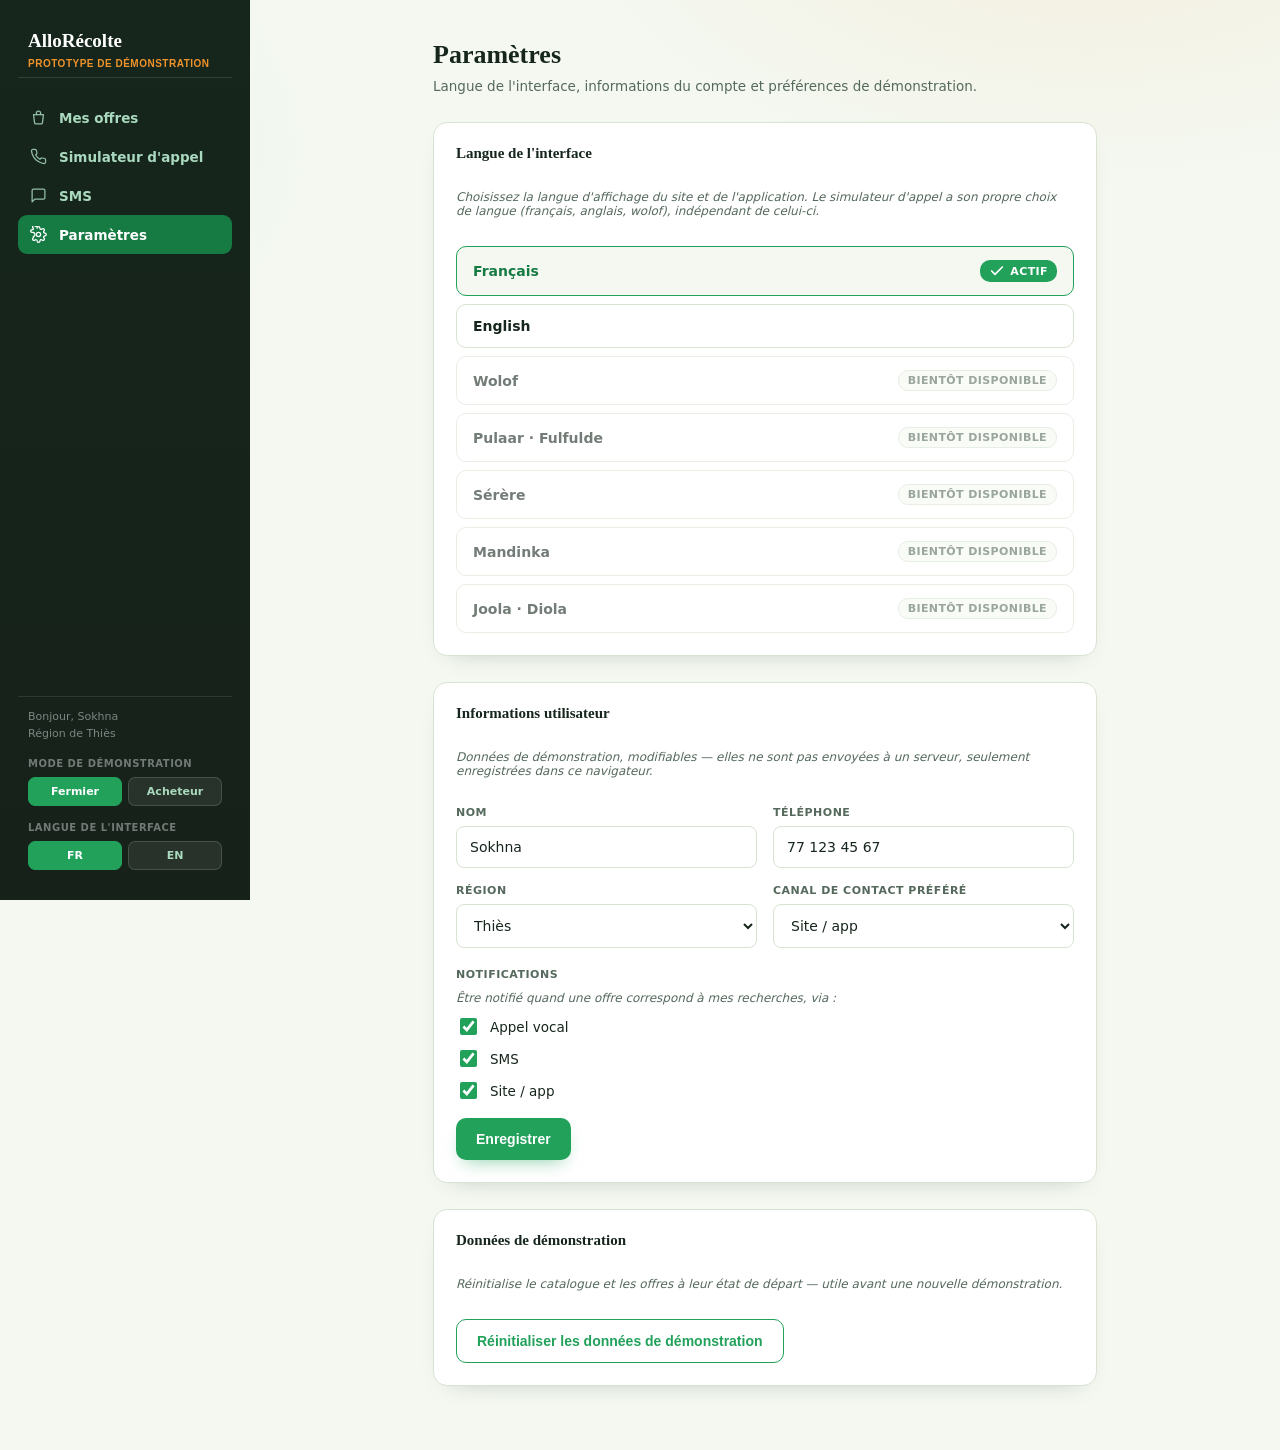
<file: parametres.html>
<!doctype html>
<html lang="fr">

<head>
  <meta charset="utf-8">
  <meta name="viewport" content="width=device-width, initial-scale=1">
  <title>AlloRécolte — Paramètres</title>
  <link rel="stylesheet" href="css/style.css">
  <link rel="manifest" href="manifest.json">
  <meta name="theme-color" content="#21A15A">
  <link rel="apple-touch-icon" href="icons/icon-192.png">
</head>

<body>

  <div class="app">

    <button type="button" class="hamburger-btn" id="hamburger-btn" aria-label="Menu" aria-controls="sidebar"
      aria-expanded="false">
      <svg width="20" height="20" viewBox="0 0 24 24" fill="none" stroke="currentColor" stroke-width="2"
        stroke-linecap="round">
        <line x1="3" y1="6" x2="21" y2="6"></line>
        <line x1="3" y1="12" x2="21" y2="12"></line>
        <line x1="3" y1="18" x2="21" y2="18"></line>
      </svg>
    </button>
    <div class="nav-overlay" id="nav-overlay"></div>

    <aside class="sidebar" id="sidebar">
      <div class="brand">AlloRécolte<span class="tag" data-i18n="sidebar.tag">Prototype de démonstration</span></div>
      <nav>
        <a href="index.html" class="nav-item" data-role="acheteur">
          <svg width="17" height="17" viewBox="0 0 24 24" fill="none" stroke="currentColor" stroke-width="1.8"
            stroke-linecap="round" stroke-linejoin="round">
            <rect x="3" y="3" width="8" height="8" rx="1.5"></rect>
            <rect x="13" y="3" width="8" height="8" rx="1.5"></rect>
            <rect x="3" y="13" width="8" height="8" rx="1.5"></rect>
            <rect x="13" y="13" width="8" height="8" rx="1.5"></rect>
          </svg>
          <span data-i18n="nav.catalogue">Catalogue</span>
        </a>
        <a href="mes-offres.html" class="nav-item" data-role="fermier">
          <svg width="17" height="17" viewBox="0 0 24 24" fill="none" stroke="currentColor" stroke-width="1.8"
            stroke-linecap="round" stroke-linejoin="round">
            <path d="M5 8h14l-1.4 11.2a2 2 0 0 1-2 1.8H8.4a2 2 0 0 1-2-1.8L5 8z"></path>
            <path d="M9 8V6a3 3 0 0 1 6 0v2"></path>
          </svg>
          <span data-i18n="nav.mesOffres">Mes offres</span>
        </a>
        <a href="appel.html" class="nav-item" data-role="fermier">
          <svg width="17" height="17" viewBox="0 0 24 24" fill="none" stroke="currentColor" stroke-width="1.8"
            stroke-linecap="round" stroke-linejoin="round">
            <path
              d="M22 16.9v3a2 2 0 0 1-2.2 2 19.8 19.8 0 0 1-8.6-3.1 19.5 19.5 0 0 1-6-6 19.8 19.8 0 0 1-3.1-8.7A2 2 0 0 1 4.1 2h3a2 2 0 0 1 2 1.7c.1.9.3 1.8.6 2.7a2 2 0 0 1-.4 2.1L8 9.9a16 16 0 0 0 6 6l1.4-1.4a2 2 0 0 1 2.1-.4c.9.3 1.8.5 2.7.6a2 2 0 0 1 1.8 2.1z">
            </path>
          </svg>
          <span data-i18n="nav.appel">Simulateur d'appel</span>
        </a>
        <a href="sms.html" class="nav-item" data-role="fermier">
          <svg width="17" height="17" viewBox="0 0 24 24" fill="none" stroke="currentColor" stroke-width="1.8"
            stroke-linecap="round" stroke-linejoin="round">
            <path d="M21 15a2 2 0 0 1-2 2H7l-4 4V5a2 2 0 0 1 2-2h14a2 2 0 0 1 2 2z"></path>
          </svg>
          <span data-i18n="nav.sms">SMS</span>
        </a>
        <a href="acheteur.html" class="nav-item" data-role="acheteur">
          <svg width="17" height="17" viewBox="0 0 24 24" fill="none" stroke="currentColor" stroke-width="1.8"
            stroke-linecap="round" stroke-linejoin="round">
            <path d="M3 3v18h18"></path>
            <rect x="7" y="12" width="3" height="6"></rect>
            <rect x="12" y="8" width="3" height="10"></rect>
            <rect x="17" y="5" width="3" height="13"></rect>
          </svg>
          <span data-i18n="nav.acheteur">Suivi des commandes</span>
        </a>
        <a href="parametres.html" class="nav-item active">
          <svg width="17" height="17" viewBox="0 0 24 24" fill="none" stroke="currentColor" stroke-width="1.8"
            stroke-linecap="round" stroke-linejoin="round">
            <circle cx="12" cy="12" r="3"></circle>
            <path
              d="M19.4 15a1.65 1.65 0 0 0 .33 1.82l.06.06a2 2 0 1 1-2.83 2.83l-.06-.06a1.65 1.65 0 0 0-1.82-.33 1.65 1.65 0 0 0-1 1.51V21a2 2 0 0 1-4 0v-.09A1.65 1.65 0 0 0 9 19.4a1.65 1.65 0 0 0-1.82.33l-.06.06a2 2 0 1 1-2.83-2.83l.06-.06a1.65 1.65 0 0 0 .33-1.82A1.65 1.65 0 0 0 3 9.09H3a2 2 0 0 1 0-4h.09A1.65 1.65 0 0 0 4.6 4.6a1.65 1.65 0 0 0-.33-1.82l-.06-.06a2 2 0 1 1 2.83-2.83l.06.06a1.65 1.65 0 0 0 1.82.33H9a1.65 1.65 0 0 0 1-1.51V3a2 2 0 0 1 4 0v.09a1.65 1.65 0 0 0 1 1.51 1.65 1.65 0 0 0 1.82-.33l.06-.06a2 2 0 1 1 2.83 2.83l-.06.06a1.65 1.65 0 0 0-.33 1.82V9a1.65 1.65 0 0 0 1.51 1H21a2 2 0 0 1 0 4h-.09a1.65 1.65 0 0 0-1.51 1z">
            </path>
          </svg>
          <span data-i18n="nav.parametres">Paramètres</span>
        </a>
      </nav>
      <div class="sidebar-foot"><span data-i18n="sidebar.hello">Bonjour, Sokhna</span><br><span
          data-i18n="sidebar.province">Région de Thiès</span>
        <div class="lang-switch-wrap">
          <div class="lang-label" data-i18n="role.label">Mode de démonstration</div>
          <div class="lang-switch"><button type="button" data-role="fermier"
              data-i18n="role.fermier">Fermier</button><button type="button" data-role="acheteur"
              data-i18n="role.acheteur">Acheteur</button></div>
        </div>
        <div class="lang-switch-wrap">
          <div class="lang-label" data-i18n="lang.label">Langue de l'interface</div>
          <div class="lang-switch"><button type="button" data-lang="fr">FR</button><button type="button"
              data-lang="en">EN</button></div>
        </div>
      </div>
    </aside>

    <main class="main">
      <div class="main-inner" style="max-width:760px;">

        <div class="page-head">
          <h1 data-i18n="parametres.title">Paramètres</h1>
          <p data-i18n="parametres.subtitle">Langue de l'interface, informations du compte et préférences de
            démonstration.</p>
        </div>

        <div class="card settings-section">
          <h2 data-i18n="parametres.langTitle">Langue de l'interface</h2>
          <p class="helper" data-i18n="parametres.langHelper">Choisissez la langue d'affichage du site et de
            l'application. Le simulateur d'appel a son propre choix de langue (français, anglais, wolof), indépendant de
            celui-ci.</p>
          <div class="lang-grid" id="lang-grid"></div>
        </div>

        <form id="user-form" class="card settings-section">
          <h2 data-i18n="parametres.userTitle">Informations utilisateur</h2>
          <p class="helper" data-i18n="parametres.userHelper">Données de démonstration, modifiables — elles ne sont pas
            envoyées à un serveur, seulement enregistrées dans ce navigateur.</p>

          <div class="field-grid">
            <div class="field">
              <label for="user-nom" data-i18n="field.nom">Nom</label>
              <input id="user-nom" type="text">
            </div>
            <div class="field">
              <label for="user-tel" data-i18n="field.telephone">Téléphone</label>
              <input id="user-tel" type="tel">
            </div>
            <div class="field">
              <label for="user-province" data-i18n="field.province">Région</label>
              <select id="user-province">
                <option>Dakar</option>
                <option>Diourbel</option>
                <option>Fatick</option>
                <option>Kaffrine</option>
                <option>Kaolack</option>
                <option>Kédougou</option>
                <option>Kolda</option>
                <option>Louga</option>
                <option>Matam</option>
                <option>Saint-Louis</option>
                <option>Sédhiou</option>
                <option>Tambacounda</option>
                <option>Thiès</option>
                <option>Ziguinchor</option>
              </select>
            </div>
            <div class="field">
              <label for="user-canal" data-i18n="field.canalPref">Canal de contact préféré</label>
              <select id="user-canal">
                <option value="vocal" data-i18n="canalPref.vocal">Appel vocal</option>
                <option value="sms" data-i18n="canalPref.sms">SMS</option>
                <option value="site" data-i18n="canalPref.site">Site / app</option>
              </select>
            </div>
          </div>

          <div style="padding-top:4px;">
            <div
              style="font-size:11px; font-weight:700; text-transform:uppercase; letter-spacing:0.5px; color:var(--soft); margin-bottom:10px;"
              data-i18n="parametres.notifTitle">Notifications</div>
            <p class="helper" style="margin:0 0 10px;" data-i18n="parametres.notifHelper">Être notifié quand une offre
              correspond à mes recherches, via :</p>
            <div style="display:flex; flex-direction:column; gap:9px;">
              <label class="check-row"><input type="checkbox" id="notif-vocal" checked><span
                  data-i18n="notif.vocal">Appel vocal</span></label>
              <label class="check-row"><input type="checkbox" id="notif-sms" checked><span
                  data-i18n="notif.sms">SMS</span></label>
              <label class="check-row"><input type="checkbox" id="notif-site" checked><span data-i18n="notif.site">Site
                  / app</span></label>
            </div>
          </div>

          <div style="display:flex; align-items:center; gap:14px;">
            <button type="submit" class="btn" data-i18n="parametres.save">Enregistrer</button>
            <span id="save-confirm" class="helper"
              style="display:none; color:var(--accent-dark); font-style:normal; font-weight:700;"
              data-i18n="parametres.saved">Enregistré !</span>
          </div>
        </form>

        <div class="card settings-section">
          <h2 data-i18n="parametres.demoTitle">Données de démonstration</h2>
          <p class="helper" data-i18n="parametres.demoHelper">Réinitialise le catalogue et les offres à leur état de
            départ — utile avant une nouvelle démonstration.</p>
          <div>
            <button type="button" id="reset-demo" class="btn secondary" data-i18n="parametres.reset">Réinitialiser les
              données de démonstration</button>
            <span id="reset-confirm" class="helper"
              style="display:none; margin-left:12px; color:var(--accent-dark); font-style:normal; font-weight:700;"
              data-i18n="parametres.resetConfirm">Données de démonstration réinitialisées.</span>
          </div>
        </div>

      </div>
    </main>

  </div>

  <script src="js/db.js"></script>
  <script src="js/site-i18n.js"></script>
  <script src="js/parametres.js"></script>
  <script src="js/pwa.js"></script>
</body>

</html>
</file>
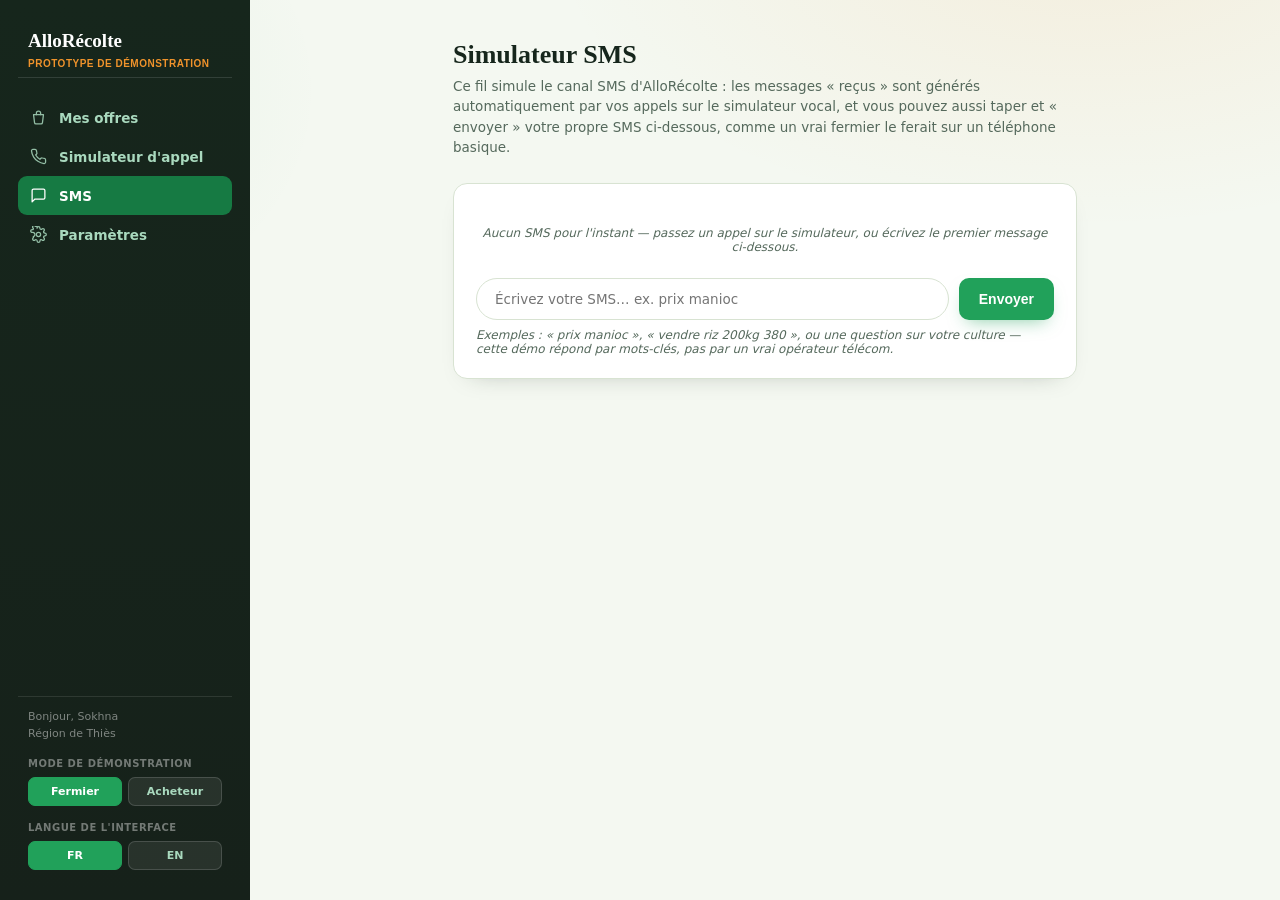
<file: sms.html>
<!doctype html>
<html lang="fr">
<head>
<meta charset="utf-8">
<meta name="viewport" content="width=device-width, initial-scale=1">
<title>AlloRécolte — Simulateur SMS</title>
<link rel="stylesheet" href="css/style.css">
<link rel="manifest" href="manifest.json">
<meta name="theme-color" content="#21A15A">
<link rel="apple-touch-icon" href="icons/icon-192.png">
</head>
<body>

<div class="app">

  <button type="button" class="hamburger-btn" id="hamburger-btn" aria-label="Menu" aria-controls="sidebar" aria-expanded="false">
    <svg width="20" height="20" viewBox="0 0 24 24" fill="none" stroke="currentColor" stroke-width="2" stroke-linecap="round"><line x1="3" y1="6" x2="21" y2="6"></line><line x1="3" y1="12" x2="21" y2="12"></line><line x1="3" y1="18" x2="21" y2="18"></line></svg>
  </button>
  <div class="nav-overlay" id="nav-overlay"></div>

  <aside class="sidebar" id="sidebar">
    <div class="brand">AlloRécolte<span class="tag" data-i18n="sidebar.tag">Prototype de démonstration</span></div>
    <nav>
      <a href="index.html" class="nav-item" data-role="acheteur">
        <svg width="17" height="17" viewBox="0 0 24 24" fill="none" stroke="currentColor" stroke-width="1.8" stroke-linecap="round" stroke-linejoin="round"><rect x="3" y="3" width="8" height="8" rx="1.5"></rect><rect x="13" y="3" width="8" height="8" rx="1.5"></rect><rect x="3" y="13" width="8" height="8" rx="1.5"></rect><rect x="13" y="13" width="8" height="8" rx="1.5"></rect></svg>
        <span data-i18n="nav.catalogue">Catalogue</span>
      </a>
      <a href="mes-offres.html" class="nav-item" data-role="fermier">
        <svg width="17" height="17" viewBox="0 0 24 24" fill="none" stroke="currentColor" stroke-width="1.8" stroke-linecap="round" stroke-linejoin="round"><path d="M5 8h14l-1.4 11.2a2 2 0 0 1-2 1.8H8.4a2 2 0 0 1-2-1.8L5 8z"></path><path d="M9 8V6a3 3 0 0 1 6 0v2"></path></svg>
        <span data-i18n="nav.mesOffres">Mes offres</span>
      </a>
      <a href="appel.html" class="nav-item" data-role="fermier">
        <svg width="17" height="17" viewBox="0 0 24 24" fill="none" stroke="currentColor" stroke-width="1.8" stroke-linecap="round" stroke-linejoin="round"><path d="M22 16.9v3a2 2 0 0 1-2.2 2 19.8 19.8 0 0 1-8.6-3.1 19.5 19.5 0 0 1-6-6 19.8 19.8 0 0 1-3.1-8.7A2 2 0 0 1 4.1 2h3a2 2 0 0 1 2 1.7c.1.9.3 1.8.6 2.7a2 2 0 0 1-.4 2.1L8 9.9a16 16 0 0 0 6 6l1.4-1.4a2 2 0 0 1 2.1-.4c.9.3 1.8.5 2.7.6a2 2 0 0 1 1.8 2.1z"></path></svg>
        <span data-i18n="nav.appel">Simulateur d'appel</span>
      </a>
      <a href="sms.html" class="nav-item active" data-role="fermier">
        <svg width="17" height="17" viewBox="0 0 24 24" fill="none" stroke="currentColor" stroke-width="1.8" stroke-linecap="round" stroke-linejoin="round"><path d="M21 15a2 2 0 0 1-2 2H7l-4 4V5a2 2 0 0 1 2-2h14a2 2 0 0 1 2 2z"></path></svg>
        <span data-i18n="nav.sms">SMS</span>
      </a>
      <a href="acheteur.html" class="nav-item" data-role="acheteur">
        <svg width="17" height="17" viewBox="0 0 24 24" fill="none" stroke="currentColor" stroke-width="1.8" stroke-linecap="round" stroke-linejoin="round"><path d="M3 3v18h18"></path><rect x="7" y="12" width="3" height="6"></rect><rect x="12" y="8" width="3" height="10"></rect><rect x="17" y="5" width="3" height="13"></rect></svg>
        <span data-i18n="nav.acheteur">Suivi des commandes</span>
      </a>
      <a href="parametres.html" class="nav-item">
        <svg width="17" height="17" viewBox="0 0 24 24" fill="none" stroke="currentColor" stroke-width="1.8" stroke-linecap="round" stroke-linejoin="round"><circle cx="12" cy="12" r="3"></circle><path d="M19.4 15a1.65 1.65 0 0 0 .33 1.82l.06.06a2 2 0 1 1-2.83 2.83l-.06-.06a1.65 1.65 0 0 0-1.82-.33 1.65 1.65 0 0 0-1 1.51V21a2 2 0 0 1-4 0v-.09A1.65 1.65 0 0 0 9 19.4a1.65 1.65 0 0 0-1.82.33l-.06.06a2 2 0 1 1-2.83-2.83l.06-.06a1.65 1.65 0 0 0 .33-1.82A1.65 1.65 0 0 0 3 9.09H3a2 2 0 0 1 0-4h.09A1.65 1.65 0 0 0 4.6 4.6a1.65 1.65 0 0 0-.33-1.82l-.06-.06a2 2 0 1 1 2.83-2.83l.06.06a1.65 1.65 0 0 0 1.82.33H9a1.65 1.65 0 0 0 1-1.51V3a2 2 0 0 1 4 0v.09a1.65 1.65 0 0 0 1 1.51 1.65 1.65 0 0 0 1.82-.33l.06-.06a2 2 0 1 1 2.83 2.83l-.06.06a1.65 1.65 0 0 0-.33 1.82V9a1.65 1.65 0 0 0 1.51 1H21a2 2 0 0 1 0 4h-.09a1.65 1.65 0 0 0-1.51 1z"></path></svg>
        <span data-i18n="nav.parametres">Paramètres</span>
      </a>
    </nav>
    <div class="sidebar-foot"><span data-i18n="sidebar.hello">Bonjour, Sokhna</span><br><span data-i18n="sidebar.province">Région de Thiès</span><div class="lang-switch-wrap"><div class="lang-label" data-i18n="role.label">Mode de démonstration</div><div class="lang-switch"><button type="button" data-role="fermier" data-i18n="role.fermier">Fermier</button><button type="button" data-role="acheteur" data-i18n="role.acheteur">Acheteur</button></div></div><div class="lang-switch-wrap"><div class="lang-label" data-i18n="lang.label">Langue de l'interface</div><div class="lang-switch"><button type="button" data-lang="fr">FR</button><button type="button" data-lang="en">EN</button></div></div></div>
  </aside>

  <main class="main">
    <div class="main-inner" style="max-width:720px;">

      <div class="page-head">
        <h1 data-i18n="sms.title">Simulateur SMS</h1>
        <p data-i18n="sms.subtitle">Ce fil simule le canal SMS d'AlloRécolte : les messages « reçus » sont générés automatiquement par vos appels sur le simulateur vocal, et vous pouvez aussi taper et « envoyer » votre propre SMS ci-dessous, comme un vrai fermier le ferait sur un téléphone basique.</p>
      </div>

      <div class="card">
        <div id="sms-list" class="sms-thread"></div>
        <div id="sms-empty" class="helper" style="display:none; text-align:center; padding:20px 0;" data-i18n="sms.empty">
          Aucun SMS pour l'instant — passez un appel sur le simulateur, ou écrivez le premier message ci-dessous.
        </div>

        <div class="sms-compose">
          <input id="sms-input" type="text" placeholder="Écrivez votre SMS… ex. prix manioc" data-i18n-placeholder="sms.inputPlaceholder">
          <button id="sms-send" class="btn" data-i18n="sms.send">Envoyer</button>
        </div>
        <div class="helper" style="margin-top:8px;" data-i18n="sms.helper">Exemples : « prix manioc », « vendre riz 200kg 380 » — cette démo répond par mots-clés, pas par un vrai opérateur télécom.</div>
      </div>

    </div>
  </main>

</div>

<script src="js/db.js"></script>
<script src="js/site-i18n.js"></script>
<script src="js/appel-i18n.js"></script>
<script src="js/sms.js"></script>
<script src="js/pwa.js"></script>
</body>
</html>
</file>
<file: css/style.css>
/* =========================================================
   AlloRécolte — feuille de style partagée (v2)
   Palette identique au dossier de projet et aux maquettes,
   mise en page repensée en application pleine largeur.
   ========================================================= */

:root {
  --ink: #16261C;
  --accent: #21A15A;
  --accent-dark: #167A43;
  --gold: #F0932B;
  --gold-dark: #C46F17;
  --soft: #55695C;
  --line: #D8E3D2;
  --bg-soft: #F4F8F1;
  --bg-gold: #FDEEDB;
  --white: #FFFFFF;
  --muted-white: #A9D9BE;
}

* { box-sizing: border-box; }

html, body {
  margin: 0;
  min-height: 100%;
  font-family: Calibri, "Segoe UI", system-ui, sans-serif;
  color: var(--ink);
}

body {
  background:
    radial-gradient(ellipse 900px 500px at 85% -8%, rgba(240,147,43,0.10), transparent 60%),
    radial-gradient(ellipse 700px 500px at -5% 10%, rgba(33,161,90,0.08), transparent 55%),
    var(--bg-soft);
}

h1, h2, h3, .serif { font-family: Georgia, "Times New Roman", serif; }

a { color: var(--accent); text-decoration: none; }
a:hover { color: var(--accent-dark); }

img { max-width: 100%; display: block; }

/* ---------- app shell : sidebar + contenu pleine largeur ---------- */

.app {
  display: flex;
  min-height: 100vh;
  align-items: stretch;
}

.sidebar {
  width: 250px;
  flex-shrink: 0;
  background: linear-gradient(180deg, var(--ink), #16211a);
  color: var(--white);
  padding: 30px 18px;
  display: flex;
  flex-direction: column;
  gap: 6px;
  position: sticky;
  top: 0;
  height: 100vh;
  overflow-y: auto;
}

.sidebar .brand {
  font-family: Georgia, serif;
  font-weight: 700;
  font-size: 19px;
  color: var(--white);
  padding: 0 10px 8px;
  margin-bottom: 14px;
  border-bottom: 1px solid rgba(255,255,255,0.12);
}

.sidebar .brand .tag {
  display: block;
  font-family: Calibri, sans-serif;
  font-weight: 700;
  font-size: 10px;
  letter-spacing: 0.5px;
  text-transform: uppercase;
  color: var(--gold);
  margin-top: 6px;
}

.nav-item {
  display: flex;
  align-items: center;
  gap: 12px;
  padding: 11px 12px;
  border-radius: 9px;
  font-size: 13.5px;
  font-weight: 700;
  color: var(--muted-white);
}
.nav-item svg { flex-shrink: 0; opacity: 0.85; }
.nav-item:hover { color: var(--white); background: rgba(255,255,255,0.06); }
.nav-item.active { color: var(--white); background: var(--accent-dark); }
.nav-item.active svg { opacity: 1; }

.sidebar-foot {
  margin-top: auto;
  padding: 12px 10px 0;
  font-size: 11px;
  line-height: 1.5;
  color: rgba(255,255,255,0.45);
  border-top: 1px solid rgba(255,255,255,0.1);
}

.lang-switch-wrap { margin-top: 14px; }
.lang-switch-wrap .lang-label {
  font-size: 10px; font-weight: 700; text-transform: uppercase; letter-spacing: 0.5px;
  color: rgba(255,255,255,0.4); margin-bottom: 6px;
}
.lang-switch { display: flex; gap: 6px; }
.lang-switch button {
  flex: 1;
  background: rgba(255,255,255,0.08);
  border: 1px solid rgba(255,255,255,0.15);
  color: var(--muted-white);
  font-size: 11px;
  font-weight: 700;
  padding: 7px 0;
  border-radius: 7px;
  cursor: pointer;
  font-family: inherit;
}
.lang-switch button:hover { color: var(--white); border-color: rgba(255,255,255,0.35); }
.lang-switch button.active { background: var(--accent); color: var(--white); border-color: var(--accent); }

.main { flex: 1; min-width: 0; }
.main-inner {
  max-width: 1360px;
  margin: 0 auto;
  padding: 40px 48px 64px;
  display: flex;
  flex-direction: column;
  gap: 26px;
}

.page-head h1 {
  font-size: 26px;
  margin: 0 0 6px;
}
.page-head p {
  margin: 0;
  font-size: 13.5px;
  color: var(--soft);
  max-width: 640px;
  line-height: 1.5;
}

/* ---------- components ---------- */

.card {
  background: var(--white);
  border: 1px solid var(--line);
  border-radius: 14px;
  padding: 22px;
  box-shadow: 0 10px 24px -18px rgba(22,38,28,0.35);
}

.card h2 {
  font-size: 15px;
  margin: 0 0 14px;
  color: var(--ink);
}

.row {
  display: flex;
  justify-content: space-between;
  align-items: center;
  padding: 9px 0;
  border-bottom: 1px solid #E9EFE6;
  font-size: 14px;
}
.row:last-child { border-bottom: none; }
.row .value { font-weight: 700; }

.pill {
  display: inline-block;
  font-size: 11px;
  font-weight: 700;
  padding: 4px 11px;
  border-radius: 20px;
  background: var(--bg-gold);
  color: var(--gold);
}
.pill.green { background: #E9EFE6; color: var(--accent-dark); }
.pill.neutral { background: var(--bg-soft); color: var(--soft); }

/* Statut modifiable directement (acheteur.html, "Suivi des commandes") :
   même look que .pill, mais c'est un <select> — un seul élément affiche
   ET permet de changer le statut, au lieu d'une pastille + un menu à côté
   qui répétaient la même information. */
.pill-select {
  display: inline-block;
  font: inherit;
  font-size: 11px;
  font-weight: 700;
  padding: 4px 8px;
  border-radius: 20px;
  border: none;
  cursor: pointer;
  background: var(--bg-gold);
  color: var(--gold);
}
.pill-select.green { background: #E9EFE6; color: var(--accent-dark); }
.pill-select.neutral { background: var(--bg-soft); color: var(--soft); }

/* ---------- légende des statuts (acheteur.html, offres.html) ---------- */

.status-legend {
  display: flex;
  flex-direction: column;
  gap: 8px;
  background: var(--white);
  border: 1px solid var(--line);
  border-radius: 12px;
  padding: 14px 16px;
}
.legend-title { font-size: 11px; font-weight: 700; text-transform: uppercase; letter-spacing: 0.4px; color: var(--soft); }
.legend-items { display: flex; flex-direction: column; gap: 8px; }
.legend-item { display: flex; align-items: center; gap: 10px; flex-wrap: wrap; }
.legend-item .pill { flex-shrink: 0; }
.legend-text { font-size: 12.5px; color: var(--soft); }

.btn {
  display: inline-flex;
  align-items: center;
  justify-content: center;
  gap: 8px;
  background: var(--accent);
  color: var(--white);
  border: none;
  font-size: 14px;
  font-weight: 700;
  padding: 13px 20px;
  border-radius: 10px;
  cursor: pointer;
  text-align: center;
  box-shadow: 0 8px 18px -8px rgba(33,161,90,0.55);
}
.btn:hover { background: var(--accent-dark); }
.btn.secondary {
  background: var(--white);
  color: var(--accent);
  border: 1px solid var(--accent);
  box-shadow: none;
}
.btn.secondary:hover { background: var(--bg-soft); }
.btn.block { width: 100%; }
.btn:disabled { opacity: 0.5; cursor: not-allowed; box-shadow: none; }

.field { display: flex; flex-direction: column; gap: 7px; }
.field label {
  font-size: 11px;
  font-weight: 700;
  letter-spacing: 0.5px;
  text-transform: uppercase;
  color: var(--soft);
}
.field input, .field select {
  border: 1px solid var(--line);
  border-radius: 8px;
  padding: 12px 13px;
  font-size: 14px;
  font-family: inherit;
  color: var(--ink);
  background: var(--white);
}

.helper { font-size: 12px; font-style: italic; color: var(--soft); }

/* ---------- catalogue (accueil) ---------- */

.hero {
  border-radius: 18px;
  padding: 38px 40px;
  background:
    radial-gradient(ellipse 420px 260px at 88% 0%, rgba(240,147,43,0.18), transparent 65%),
    linear-gradient(120deg, var(--accent-dark), var(--accent) 65%);
  color: var(--white);
  position: relative;
  overflow: hidden;
}
.hero .eyebrow {
  font-size: 11px; font-weight: 700; letter-spacing: 1.6px; text-transform: uppercase;
  color: var(--bg-gold);
}
.hero h1 { color: var(--white); font-size: 30px; margin: 10px 0 8px; }
.hero p { color: rgba(255,255,255,0.85); font-size: 14px; max-width: 520px; line-height: 1.55; margin: 0; }

.catalog-grid {
  display: grid;
  grid-template-columns: repeat(2, 1fr);
  gap: 12px;
}
@media (min-width: 520px) {
  .catalog-grid {
    grid-template-columns: repeat(auto-fill, minmax(210px, 1fr));
    gap: 18px;
  }
}

.product-card {
  background: var(--white);
  border: 1px solid var(--line);
  border-radius: 16px;
  overflow: hidden;
  box-shadow: 0 10px 22px -18px rgba(22,38,28,0.4);
  display: flex;
  flex-direction: column;
  cursor: pointer;
  transition: transform 0.18s ease, box-shadow 0.18s ease, border-color 0.18s ease;
}
.product-card:hover, .product-card:focus-visible {
  transform: scale(1.045);
  box-shadow: 0 18px 30px -14px rgba(22,38,28,0.45);
  border-color: var(--accent);
  z-index: 1;
}
.product-card:hover .product-photo, .product-card:focus-visible .product-photo {
  background: var(--bg-gold);
}
.product-card:hover .product-name, .product-card:focus-visible .product-name {
  color: var(--accent-dark);
}

.product-photo {
  aspect-ratio: 1 / 1;
  background: var(--bg-soft);
  display: flex;
  align-items: center;
  justify-content: center;
  overflow: hidden;
  transition: background 0.18s ease;
}
/* Les vraies photos remplissent le carré entièrement (style "carte produit"
   classique) ; l'icône de remplacement (produit sans photo) garde une
   petite marge, sinon son cadre en pointillés colle aux bords de la carte. */
.product-photo img { width: 100%; height: 100%; object-fit: cover; }
.product-photo svg { width: 78%; height: 78%; }

.product-body { padding: 10px 10px 14px; display: flex; flex-direction: column; gap: 4px; }
.product-name { font-family: Georgia, serif; font-weight: 700; font-size: 13.5px; line-height: 1.3; transition: color 0.18s ease; }
.product-link { display: block; color: inherit; }

.catalog-search { max-width: 380px; margin-bottom: 4px; }
.catalog-search input {
  width: 100%;
  border: 1px solid var(--line);
  border-radius: 24px;
  padding: 11px 18px;
  font-size: 13.5px;
  font-family: inherit;
  background: var(--white);
}
.catalog-search input:focus { outline: none; border-color: var(--accent); }

/* ---------- upload photo ---------- */

.upload-box {
  border: 1.5px dashed var(--line);
  border-radius: 12px;
  padding: 22px;
  background: var(--bg-soft);
  display: flex;
  flex-direction: column;
  align-items: center;
  gap: 10px;
  text-align: center;
  cursor: pointer;
  position: relative;
}
.upload-box input[type=file] {
  position: absolute; inset: 0; opacity: 0; cursor: pointer;
}
.upload-preview {
  width: 100%;
  max-width: 220px;
  aspect-ratio: 1/1;
  border-radius: 12px;
  overflow: hidden;
  border: 1px solid var(--line);
}
.upload-preview img { width: 100%; height: 100%; object-fit: cover; }

/* ---------- table (buyer dashboard) ---------- */

table { width: 100%; border-collapse: collapse; }
th, td { text-align: left; padding: 13px 14px; font-size: 13.5px; vertical-align: middle; }
thead th {
  font-size: 11px; text-transform: uppercase; letter-spacing: 0.4px;
  color: var(--soft); background: var(--bg-soft); font-weight: 700;
}
tbody tr { border-top: 1px solid #E9EFE6; }
.td-photo { width: 46px; height: 46px; border-radius: 9px; overflow: hidden; background: var(--bg-soft); display:flex; align-items:center; justify-content:center; }
.td-photo svg, .td-photo img { width: 100%; height: 100%; object-fit: cover; }

.stat-grid { display: flex; gap: 18px; flex-wrap: wrap; }
.stat-card {
  flex: 1; min-width: 160px;
  background: var(--white); border: 1px solid var(--line); border-radius: 14px; padding: 20px;
  box-shadow: 0 10px 22px -18px rgba(22,38,28,0.35);
}
.stat-card .label { font-size: 11px; font-weight: 700; text-transform: uppercase; color: var(--soft); }
.stat-card .value { font-family: Georgia, serif; font-weight: 700; font-size: 30px; margin-top: 6px; color: var(--ink); }

/* ---------- simulateur d'appel ---------- */

.call-layout {
  display: grid;
  grid-template-columns: 1fr 300px;
  gap: 22px;
  align-items: start;
}

.call-visual {
  background: var(--white);
  border: 1px solid var(--line);
  border-radius: 16px;
  padding: 30px;
  text-align: center;
  box-shadow: 0 10px 24px -18px rgba(22,38,28,0.35);
}

.lang-options { display: flex; flex-direction: column; gap: 10px; margin-top: 18px; }
.lang-option {
  display: flex; align-items: center; justify-content: space-between;
  border: 1px solid var(--line); border-radius: 10px; padding: 13px 16px;
  cursor: pointer; background: var(--white); text-align: left;
  font-size: 13.5px; font-family: inherit; color: var(--ink);
}
.lang-option:hover { border-color: var(--accent); background: var(--bg-soft); }
.lang-option .key {
  width: 26px; height: 26px; border-radius: 50%; background: var(--bg-gold); color: var(--gold);
  display: flex; align-items: center; justify-content: center; font-weight: 700; font-size: 12px;
}

.transcript {
  display: flex;
  flex-direction: column;
  gap: 10px;
  max-height: 380px;
  overflow-y: auto;
  padding-right: 2px;
}

.bubble {
  max-width: 84%;
  padding: 11px 14px;
  border-radius: 14px;
  font-size: 13.5px;
  line-height: 1.5;
}
.bubble.system {
  align-self: flex-start;
  background: var(--bg-soft);
  border-bottom-left-radius: 4px;
}
.bubble.user {
  align-self: flex-end;
  background: var(--accent);
  color: var(--white);
  border-bottom-right-radius: 4px;
}
.bubble .tag {
  display: block;
  font-size: 10px;
  font-weight: 700;
  text-transform: uppercase;
  letter-spacing: 0.4px;
  margin-bottom: 4px;
  opacity: 0.75;
}

.keypad-panel {
  background: var(--ink);
  border-radius: 20px;
  padding: 20px;
  display: flex;
  flex-direction: column;
  gap: 14px;
  box-shadow: 0 14px 30px -16px rgba(22,38,28,0.55);
}
.keypad-screen {
  background: rgba(255,255,255,0.06);
  border-radius: 10px;
  padding: 10px 12px;
  color: var(--white);
  font-size: 13px;
  min-height: 20px;
  letter-spacing: 2px;
  font-family: Georgia, serif;
}
.keypad-grid {
  display: grid;
  grid-template-columns: repeat(3, 1fr);
  gap: 10px;
}
.keypad-btn {
  aspect-ratio: 1/1;
  border-radius: 50%;
  border: none;
  background: rgba(255,255,255,0.08);
  color: var(--white);
  font-size: 17px;
  font-weight: 700;
  font-family: Georgia, serif;
  cursor: pointer;
  display: flex;
  flex-direction: column;
  align-items: center;
  justify-content: center;
  line-height: 1.1;
}
.keypad-btn:hover { background: var(--accent); }
.keypad-btn .letters { font-size: 8px; font-family: Calibri, sans-serif; font-weight: 700; letter-spacing: 0.5px; color: rgba(255,255,255,0.55); }
.keypad-actions { display: flex; gap: 10px; }
.keypad-actions .btn { flex: 1; padding: 11px; font-size: 12.5px; }

/* ---------- comparaison des offres par produit ---------- */

.product-pill {
  display: inline-flex;
  align-items: center;
  gap: 7px;
  background: var(--white);
  border: 1px solid var(--line);
  border-radius: 20px;
  padding: 6px 13px 6px 6px;
  font-size: 12.5px;
  font-weight: 700;
  color: var(--ink);
  cursor: pointer;
}
.product-pill .dot { width: 22px; height: 22px; border-radius: 50%; overflow: hidden; flex-shrink: 0; }
.product-pill .dot svg { width: 100%; height: 100%; }
.product-pill:hover, .product-pill.active { border-color: var(--accent); color: var(--accent-dark); background: var(--bg-soft); }

.offer-compare-card {
  background: var(--white);
  border: 1px solid var(--line);
  border-radius: 14px;
  padding: 18px 20px;
  display: flex;
  align-items: center;
  gap: 18px;
  flex-wrap: wrap;
  box-shadow: 0 8px 18px -16px rgba(22,38,28,0.35);
}
.offer-compare-card .thumb {
  width: 54px; height: 54px; border-radius: 12px; overflow: hidden; flex-shrink: 0;
  background: var(--bg-soft); display: flex; align-items: center; justify-content: center;
}
.offer-compare-card .thumb svg, .offer-compare-card .thumb img { width: 100%; height: 100%; object-fit: cover; }
.offer-compare-card .farmer { font-family: Georgia, serif; font-weight: 700; font-size: 15px; min-width: 130px; }
.offer-compare-card a.farmer-link {
  color: var(--ink);
  cursor: pointer;
  text-decoration: underline dotted;
  text-underline-offset: 3px;
}
.offer-compare-card a.farmer-link:hover { color: var(--accent-dark); }
.offer-compare-card .stats { display: flex; gap: 28px; flex-wrap: wrap; flex: 1; }
.offer-compare-card .stat .k { font-size: 10px; font-weight: 700; text-transform: uppercase; letter-spacing: 0.4px; color: var(--soft); }
.offer-compare-card .stat .v { font-size: 14px; font-weight: 700; margin-top: 2px; }
.offer-compare-card .stat .v.price { color: var(--gold-dark); }
.offer-compare-card .actions { margin-left: auto; flex-shrink: 0; }
.contact-btn {
  display: inline-flex;
  align-items: center;
  gap: 6px;
  background: var(--accent);
  color: var(--white);
  border: none;
  font-size: 12.5px;
  font-weight: 700;
  padding: 9px 15px;
  border-radius: 20px;
  cursor: pointer;
}
.contact-btn:hover { background: var(--accent-dark); color: var(--white); }
.contact-btn svg { flex-shrink: 0; }

/* ---------- sms ---------- */

.sms-thread { display: flex; flex-direction: column; gap: 14px; }
.sms-bubble {
  max-width: 78%;
  border-radius: 16px;
  border-bottom-left-radius: 4px;
  padding: 14px;
  font-size: 13.5px;
  line-height: 1.6;
  background: var(--white);
  border: 1px solid var(--line);
}
.sms-bubble.out {
  align-self: flex-end;
  background: var(--accent);
  color: var(--white);
  border: none;
  border-bottom-left-radius: 16px;
  border-bottom-right-radius: 4px;
}
.sms-row { display: flex; flex-direction: column; }
.sms-row.out { align-items: flex-end; }
.sms-time { font-size: 11px; color: var(--soft); text-align: center; }

.sms-compose {
  display: flex;
  gap: 10px;
  margin-top: 4px;
}
.sms-compose input {
  flex: 1;
  border: 1px solid var(--line);
  border-radius: 24px;
  padding: 12px 18px;
  font-size: 13.5px;
  font-family: inherit;
}

/* ---------- paramètres ---------- */

.settings-section { display: flex; flex-direction: column; gap: 16px; }
.settings-section h2 { font-size: 15px; margin: 0; }

.lang-grid { display: flex; flex-direction: column; gap: 8px; }
.lang-row {
  display: flex; align-items: center; justify-content: space-between; gap: 10px;
  width: 100%;
  border: 1.5px solid var(--line); border-radius: 10px; padding: 13px 16px;
  background: var(--white); cursor: pointer; font-family: inherit; text-align: left;
}
.lang-row .name { font-size: 14px; font-weight: 700; color: var(--ink); }
.lang-row:hover:not(.soon) { border-color: var(--accent); background: var(--bg-soft); }
.lang-row.active { border-color: var(--accent); background: var(--bg-soft); }
.lang-row.active .name { color: var(--accent-dark); }
.lang-row .status {
  display: inline-flex; align-items: center; gap: 5px;
  font-size: 11px; font-weight: 700; text-transform: uppercase; letter-spacing: 0.4px;
  padding: 3px 9px; border-radius: 10px; flex-shrink: 0;
}
.lang-row .status.active-tag { color: var(--white); background: var(--accent); }
.lang-row.soon { cursor: not-allowed; opacity: 0.6; }
.lang-row .status.soon-tag { color: var(--soft); background: var(--bg-soft); border: 1px solid var(--line); }

.field-grid { display: grid; grid-template-columns: repeat(auto-fit, minmax(200px, 1fr)); gap: 16px; }

.check-row {
  display: flex; align-items: center; gap: 10px;
  font-size: 13.5px; color: var(--ink);
}
.check-row input[type=checkbox] { width: 17px; height: 17px; accent-color: var(--accent); cursor: pointer; }

/* ---------- menu hamburger (petit écran) ---------- */

.hamburger-btn {
  display: none;
  align-items: center;
  justify-content: center;
  position: fixed;
  top: 14px;
  left: 14px;
  z-index: 50;
  width: 42px;
  height: 42px;
  border-radius: 10px;
  background: var(--white);
  border: 1px solid var(--line);
  color: var(--ink);
  box-shadow: 0 4px 14px -4px rgba(22,38,28,0.3);
  cursor: pointer;
}

.nav-overlay {
  display: none;
  position: fixed;
  inset: 0;
  background: rgba(22,38,28,0.45);
  opacity: 0;
  pointer-events: none;
  transition: opacity 0.22s ease;
  z-index: 46;
}

@media (max-width: 980px) {
  .call-layout { grid-template-columns: 1fr; }
}

@media (max-width: 860px) {
  .hamburger-btn { display: flex; }
  .nav-overlay { display: block; }
  .app.nav-open .nav-overlay { opacity: 1; pointer-events: auto; }

  .sidebar {
    position: fixed;
    top: 0;
    left: 0;
    height: 100vh;
    width: 82vw;
    max-width: 300px;
    flex-direction: column;
    align-items: stretch;
    overflow-y: auto;
    padding: 24px 18px;
    z-index: 48;
    transform: translateX(-100%);
    transition: transform 0.24s ease;
    box-shadow: 4px 0 24px -8px rgba(0,0,0,0.35);
  }
  .app.nav-open .sidebar { transform: translateX(0); }

  .sidebar .brand { border-bottom: 1px solid rgba(255,255,255,0.12); margin-bottom: 14px; padding: 0 10px 8px; }
  .nav-item { white-space: normal; }
  .sidebar-foot { display: block; }
  .main-inner { padding: 70px 20px 32px; }
  .stat-grid { flex-direction: column; }
  .field-grid { grid-template-columns: 1fr; }
}
</file>
